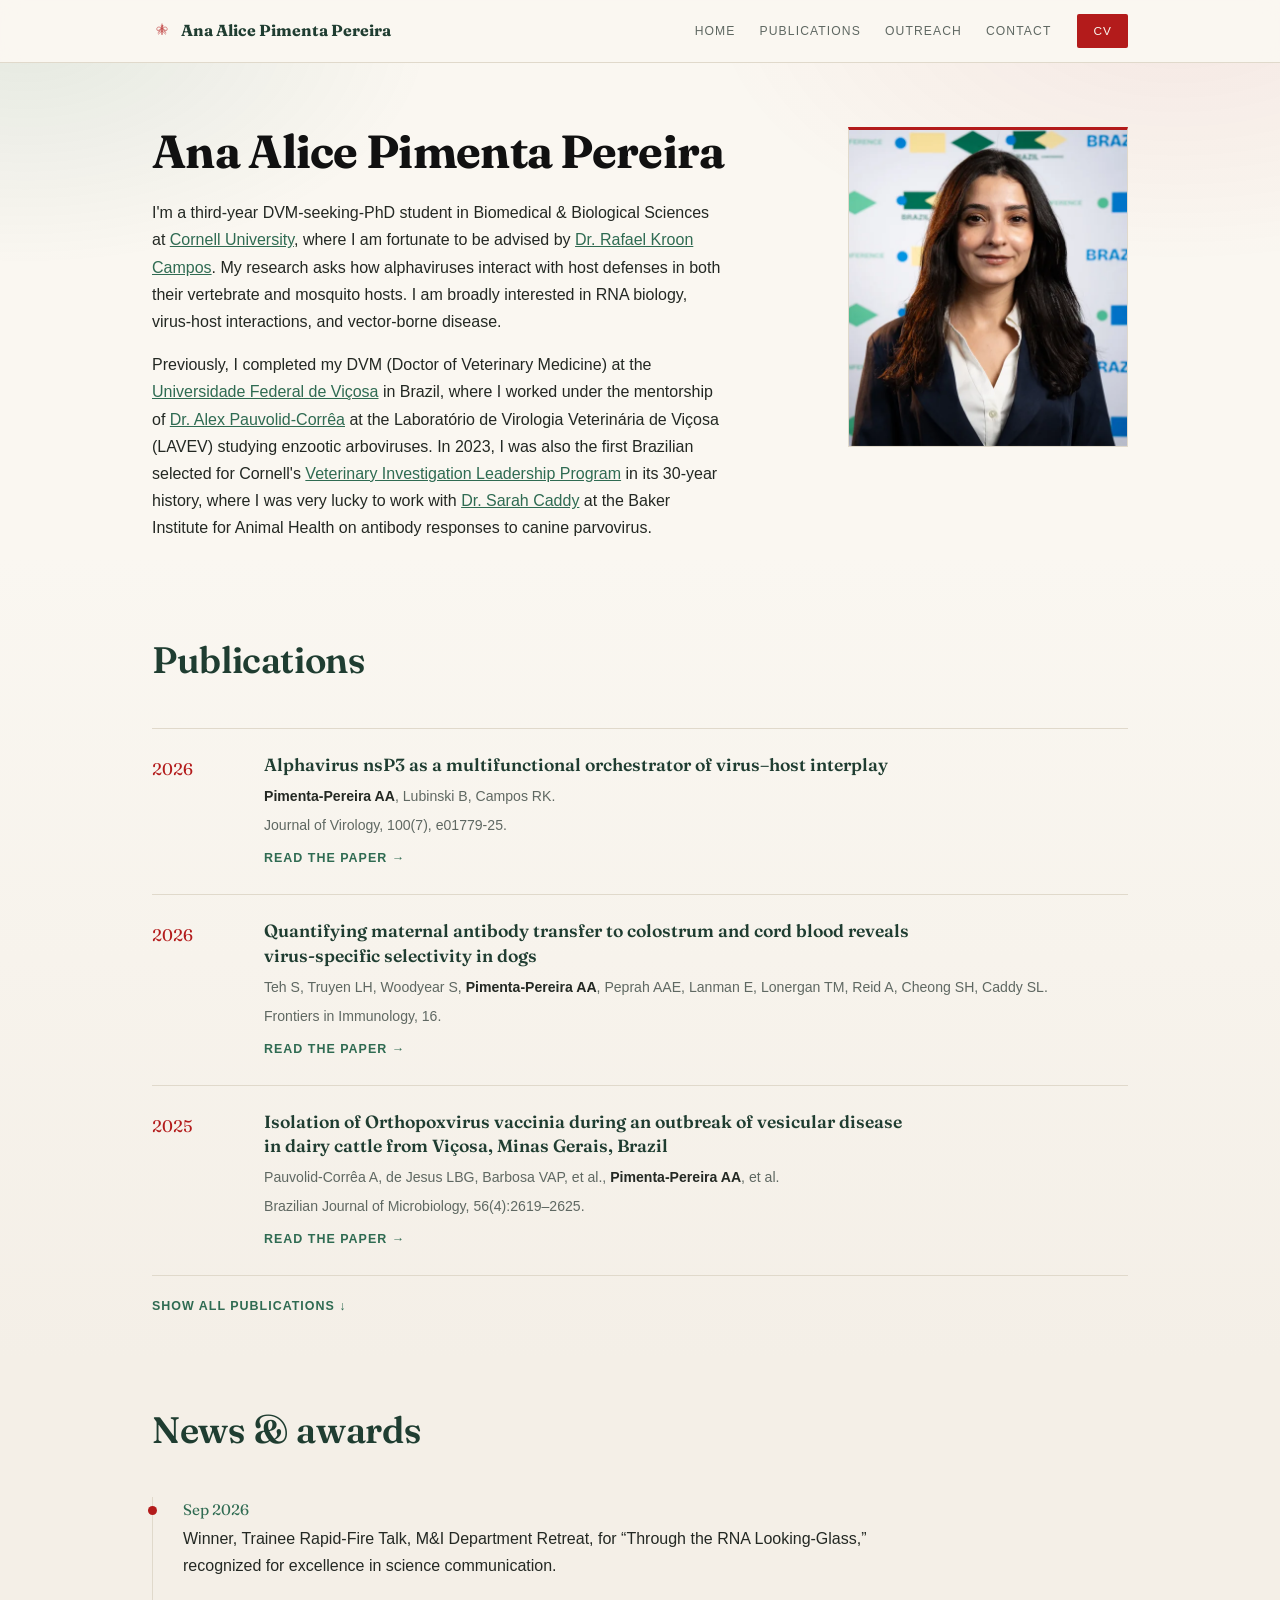
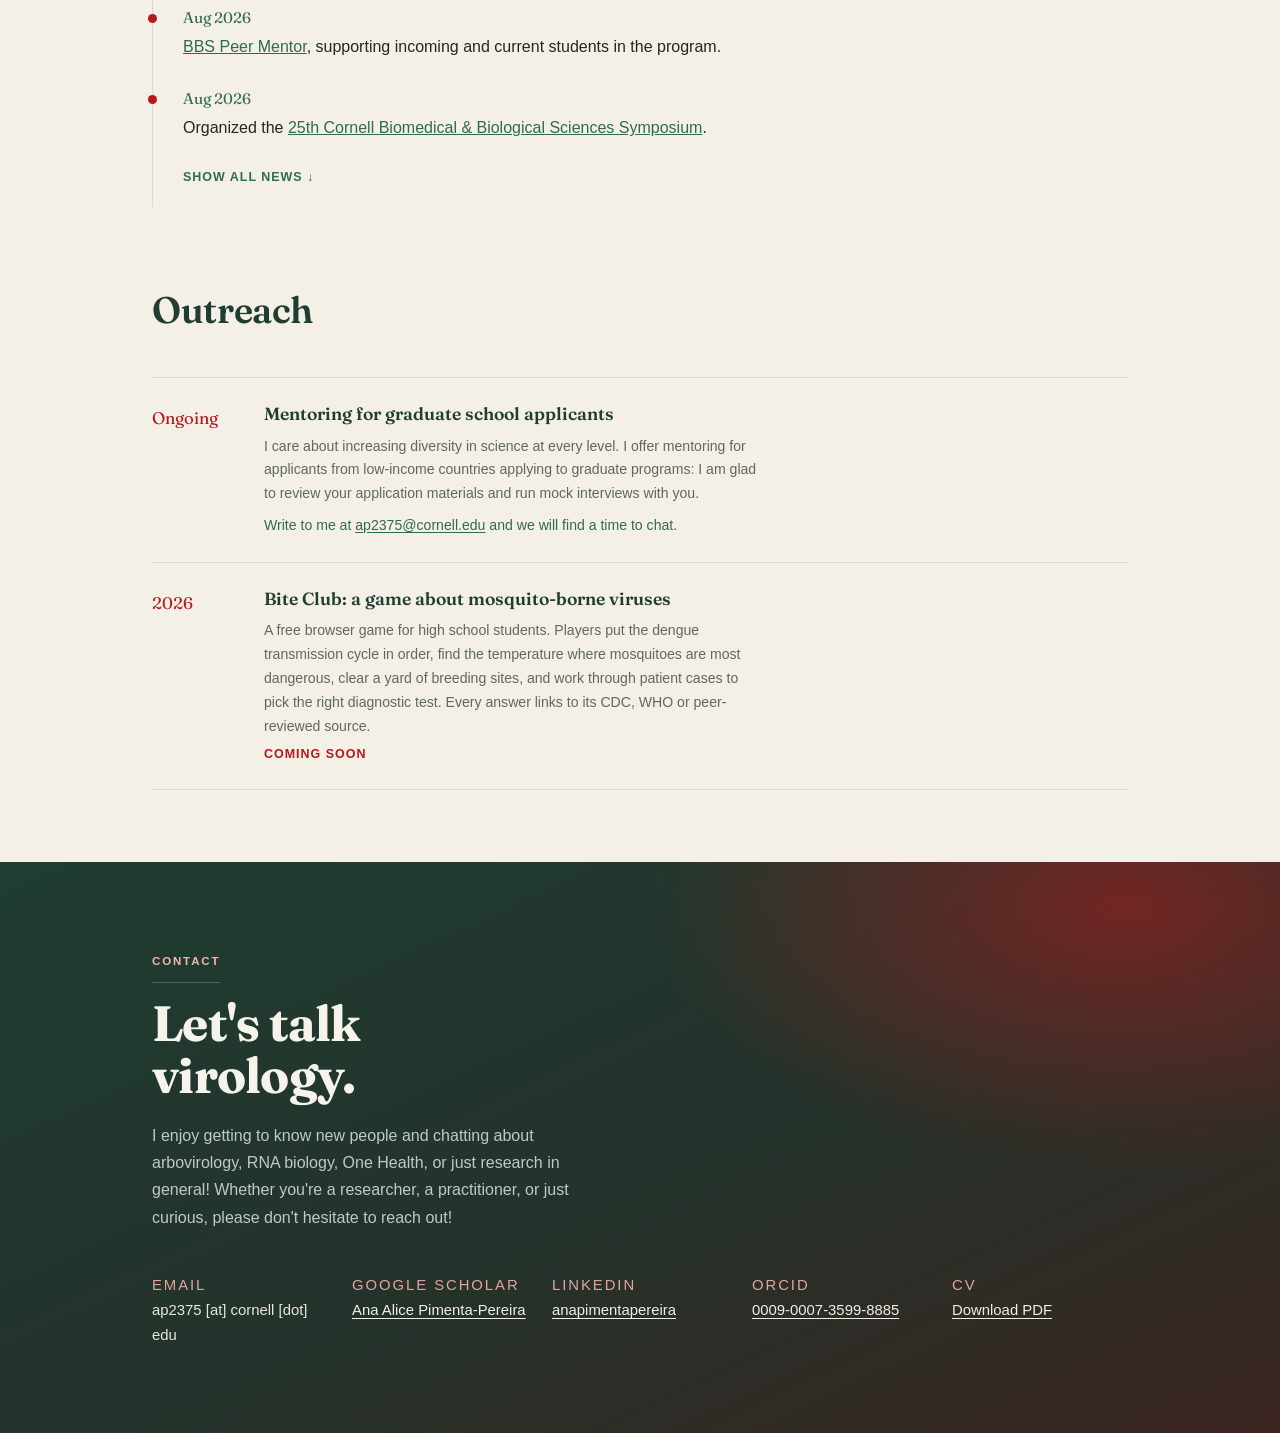
<file: index.html>
<!DOCTYPE html>
<html lang="en">
<head>
<meta charset="UTF-8">
<meta name="viewport" content="width=device-width, initial-scale=1.0">
<title>Ana Alice Pimenta Pereira — Virology &amp; Epitranscriptomics, Cornell University</title>
<meta name="description" content="Ana Alice Pimenta Pereira (Pimenta-Pereira AA) is a PhD candidate in Biomedical &amp; Biological Sciences at Cornell University, studying how alphaviruses interact with host defenses in vertebrate and mosquito hosts.">
<link rel="canonical" href="https://anapimentapereira.com/">

<meta property="og:type" content="profile">
<meta property="og:site_name" content="Ana Alice Pimenta Pereira">
<meta property="og:url" content="https://anapimentapereira.com/">
<meta property="og:title" content="Ana Alice Pimenta Pereira — Virology &amp; Epitranscriptomics, Cornell University">
<meta property="og:description" content="PhD candidate at Cornell studying how alphaviruses interact with host defenses in vertebrate and mosquito hosts.">
<meta property="og:image" content="https://anapimentapereira.com/og-image.jpg">
<meta property="og:image:width" content="1200">
<meta property="og:image:height" content="630">
<meta property="og:image:alt" content="Ana Alice Pimenta Pereira, PhD candidate in Biomedical &amp; Biological Sciences at Cornell University">
<meta property="og:locale" content="en_US">
<meta name="twitter:card" content="summary_large_image">
<meta name="twitter:title" content="Ana Alice Pimenta Pereira — Virology &amp; Epitranscriptomics">
<meta name="twitter:description" content="PhD candidate at Cornell studying how alphaviruses interact with host defenses in vertebrate and mosquito hosts.">
<meta name="twitter:image" content="https://anapimentapereira.com/og-image.jpg">

<link rel="icon" href="favicon.svg" type="image/svg+xml">
<link rel="apple-touch-icon" href="profile.jpg">

<link rel="preconnect" href="https://fonts.googleapis.com">
<link rel="preconnect" href="https://fonts.gstatic.com" crossorigin>
<link href="https://fonts.googleapis.com/css2?family=Fraunces:ital,opsz,wght@0,9..144,400;0,9..144,600;0,9..144,700;1,9..144,500&display=swap" rel="stylesheet">
<link rel="stylesheet" href="styles.css">

<script type="application/ld+json">
{
  "@context": "https://schema.org",
  "@type": "Person",
  "name": "Ana Alice Pimenta Pereira",
  "givenName": "Ana Alice",
  "familyName": "Pimenta Pereira",
  "alternateName": [
    "Ana Alice Pimenta-Pereira",
    "Pimenta-Pereira AA",
    "Ana Alice Pereira",
    "Ana Pimenta Pereira",
    "Ana Pereira",
    "Ana Pimenta",
    "A. A. Pimenta-Pereira"
  ],
  "url": "https://anapimentapereira.com/",
  "image": "https://anapimentapereira.com/og-image.jpg",
  "jobTitle": "PhD Candidate, Biomedical & Biological Sciences",
  "description": "PhD candidate at Cornell University studying how alphaviruses interact with host defenses in vertebrate and mosquito hosts.",
  "worksFor": {
    "@type": "CollegeOrUniversity",
    "name": "Cornell University",
    "url": "https://www.cornell.edu/"
  },
  "affiliation": {
    "@type": "CollegeOrUniversity",
    "name": "Cornell University College of Veterinary Medicine",
    "url": "https://www.vet.cornell.edu/"
  },
  "alumniOf": {
    "@type": "CollegeOrUniversity",
    "name": "Universidade Federal de Viçosa",
    "url": "https://www.ufv.br/"
  },
  "knowsAbout": [
    "Virology",
    "Alphavirus",
    "Arbovirus",
    "Epitranscriptomics",
    "RNA biology",
    "Virus-host interactions",
    "Veterinary medicine",
    "One Health",
    "Immunology"
  ],
  "identifier": {
    "@type": "PropertyValue",
    "propertyID": "ORCID",
    "value": "https://orcid.org/0009-0007-3599-8885"
  },
  "sameAs": [
    "https://orcid.org/0009-0007-3599-8885",
    "https://scholar.google.com/citations?user=SlJx-n8AAAAJ&hl=en",
    "https://www.linkedin.com/in/anapimentapereira/"
  ]
}
</script>
</head>
<body>

<svg width="0" height="0" style="position:absolute" aria-hidden="true">
  <symbol id="mosquito" viewBox="0 0 120 90">
    <path d="M60,9 L60,2" />
    <circle cx="60" cy="14" r="5" />
    <path d="M60,19 C56,30 56,55 60,68 C64,55 64,30 60,19 Z" />
    <path d="M55,25 C35,15 25,25 30,40 C38,45 50,38 55,28 Z" />
    <path d="M65,25 C85,15 95,25 90,40 C82,45 70,38 65,28 Z" />
    <path d="M58,30 L40,45 M58,38 L36,55 M58,46 L38,64" />
    <path d="M62,30 L80,45 M62,38 L84,55 M62,46 L82,64" />
  </symbol>
</svg>

<header class="nav">
  <div class="nav-inner">
    <a class="brand" href="#top">
      <svg class="brand-mark" width="20" height="16" aria-hidden="true"><use href="#mosquito"/></svg>
      Ana Alice Pimenta Pereira
    </a>
    <nav class="nav-links">
      <a href="#top">Home</a>
      <a href="#publications">Publications</a>
      <a href="#outreach">Outreach</a>
      <a href="#contact">Contact</a>
    </nav>
    <a class="nav-cv" href="cv.pdf" target="_blank" rel="noopener">CV</a>
  </div>
</header>

<main id="top">

  <section class="intro">
    <div class="wrap intro-grid">
      <div class="intro-text">
        <h1>Ana Alice Pimenta Pereira</h1>
        <p>
          I'm a third-year DVM-seeking-PhD student in Biomedical &amp; Biological Sciences at
          <a href="https://www.cornell.edu/" target="_blank" rel="noopener">Cornell University</a>,
          where I am fortunate to be advised by
          <a href="https://krooncamposlab.com/" target="_blank" rel="noopener">Dr.&nbsp;Rafael Kroon Campos</a>.
          My research asks how alphaviruses interact with host defenses in both their vertebrate
          and mosquito hosts. I am broadly interested in RNA biology, virus-host
          interactions, and vector-borne disease.
        </p>
        <p>
          Previously, I completed my DVM (Doctor of Veterinary Medicine) at the
          <a href="https://www.ufv.br/international-students/" target="_blank" rel="noopener">Universidade Federal de Vi&ccedil;osa</a>
          in Brazil, where I worked under the mentorship of
          <a href="https://posvet.ufv.br/orientadores/alex-pauvolid-correa/" target="_blank" rel="noopener">Dr.&nbsp;Alex Pauvolid-Corr&ecirc;a</a>
          at the Laborat&oacute;rio de Virologia Veterin&aacute;ria
          de Vi&ccedil;osa (LAVEV) studying enzootic arboviruses. In 2023, I was also the first Brazilian
          selected for Cornell's
          <a href="https://www.vet.cornell.edu/education/other-educational-opportunities/veterinary-investigation-leadership-program-vilp" target="_blank" rel="noopener">Veterinary Investigation Leadership Program</a>
          in its 30-year history, where I was very lucky to work with
          <a href="https://www.caddylab.org/" target="_blank" rel="noopener">Dr.&nbsp;Sarah Caddy</a>
          at the Baker Institute for Animal Health on antibody responses to canine parvovirus.
        </p>
      </div>
      <picture>
        <source srcset="profile.webp" type="image/webp">
        <img class="intro-photo" src="profile.jpg" width="280" height="320"
             alt="Ana Alice Pimenta Pereira, PhD candidate in Biomedical &amp; Biological Sciences at Cornell University">
      </picture>
    </div>
  </section>

  <section id="publications" class="pubs">
    <div class="wrap">
      <h2 class="section-title">Publications</h2>

      <article class="pub">
        <div class="pub-year">2026</div>
        <div class="pub-main">
          <h3>Alphavirus nsP3 as a multifunctional orchestrator of virus&ndash;host interplay</h3>
          <p class="pub-authors"><strong>Pimenta-Pereira AA</strong>, Lubinski B, Campos RK.</p>
          <p class="pub-venue">Journal of Virology, 100(7), e01779-25.</p>
          <a href="https://doi.org/10.1128/jvi.01779-25" target="_blank" rel="noopener">Read the paper &rarr;</a>
        </div>
      </article>

      <article class="pub">
        <div class="pub-year">2026</div>
        <div class="pub-main">
          <h3>Quantifying maternal antibody transfer to colostrum and cord blood reveals virus-specific selectivity in dogs</h3>
          <p class="pub-authors">Teh S, Truyen LH, Woodyear S, <strong>Pimenta-Pereira AA</strong>, Peprah AAE, Lanman E, Lonergan TM, Reid A, Cheong SH, Caddy SL.</p>
          <p class="pub-venue">Frontiers in Immunology, 16.</p>
          <a href="https://doi.org/10.3389/fimmu.2025.1753521" target="_blank" rel="noopener">Read the paper &rarr;</a>
        </div>
      </article>

      <article class="pub">
        <div class="pub-year">2025</div>
        <div class="pub-main">
          <h3>Isolation of Orthopoxvirus vaccinia during an outbreak of vesicular disease in dairy cattle from Vi&ccedil;osa, Minas Gerais, Brazil</h3>
          <p class="pub-authors">Pauvolid-Corr&ecirc;a A, de Jesus LBG, Barbosa VAP, et al., <strong>Pimenta-Pereira AA</strong>, et al.</p>
          <p class="pub-venue">Brazilian Journal of Microbiology, 56(4):2619&ndash;2625.</p>
          <a href="https://doi.org/10.1007/s42770-025-01719-5" target="_blank" rel="noopener">Read the paper &rarr;</a>
        </div>
      </article>

      <details class="pub-more">
        <summary></summary>
        <article class="pub">
          <div class="pub-year">2017</div>
          <div class="pub-main">
            <h3>Produ&ccedil;&atilde;o de tinta &agrave; base de di&oacute;xido de tit&acirc;nio capaz de transformar gases poluentes em gases inofensivos</h3>
            <p class="pub-authors">Pereira AAP, Duarte AA, Ramos APC.</p>
            <p class="pub-venue">Faculdade ASA, v.I, n.26, p.159&ndash;172.</p>
          </div>
        </article>
      </details>
    </div>
  </section>

  <section id="awards" class="awards">
    <div class="wrap">
      <h2 class="section-title">News &amp; awards</h2>
      <ol class="award-list">
        <li><time>Sep 2026</time><p>Winner, Trainee Rapid-Fire Talk, M&amp;I Department Retreat, for &ldquo;Through the RNA Looking-Glass,&rdquo; recognized for excellence in science communication.</p></li>
        <li><time>Aug 2026</time><p><a href="https://www.vet.cornell.edu/education/biomedical-biological-sciences-bbs-phd-program/current-students/bbs-student-groups/peer-mentors" target="_blank" rel="noopener">BBS Peer Mentor</a>, supporting incoming and current students in the program.</p></li>
        <li><time>Aug 2026</time><p>Organized the <a href="https://www.vet.cornell.edu/education/biomedical-biological-sciences-bbs-phd-program/current-students/events/bbs-symposium-august-19-2026" target="_blank" rel="noopener">25th Cornell Biomedical &amp; Biological Sciences Symposium</a>.</p></li>
      </ol>
      <details class="news-more">
        <summary></summary>
        <ol class="award-list">
          <li><time>2026</time><p>Member, BBS Graduate Student Society (GSS), Cornell.</p></li>
          <li><time>2025&ndash;2026</time><p>Event Organizer, Social Impact Researchers Award, <a href="https://www.brazilconference.org/" target="_blank" rel="noopener">Brazil Conference at Harvard &amp; MIT</a>.</p></li>
          <li><time>2025</time><p>Invited talk, International Veterinary Students&rsquo; Association (IVSA), on international careers in veterinary medicine.</p></li>
          <li><time>2024</time><p>Invited talk, Universidade Estadual do Maranh&atilde;o (UEMA), on internship opportunities abroad for veterinary students.</p></li>
          <li><time>2023</time><p>Best Poster Presentation Award, 34th Brazilian Congress of Virology.</p></li>
          <li><time>2023</time><p>Cornell Richard P. Riney Canine Health Center Award.</p></li>
          <li><time>2023</time><p>PIBIC/CNPq research funding award.</p></li>
        </ol>
      </details>
    </div>
  </section>

  <section id="outreach" class="outreach">
    <div class="wrap">
      <h2 class="section-title">Outreach</h2>
      <article class="pub">
        <div class="pub-year">Ongoing</div>
        <div class="pub-main">
          <h3>Mentoring for graduate school applicants</h3>
          <p class="pub-venue">I care about increasing diversity in science at every level. I offer mentoring for applicants from low-income countries applying to graduate programs: I am glad to review your application materials and run mock interviews with you.</p>
          <p class="pub-contact">Write to me at <a href="mailto:ap2375@cornell.edu">ap2375@cornell.edu</a> and we will find a time to chat.</p>
        </div>
      </article>

      <article class="pub">
        <div class="pub-year">2026</div>
        <div class="pub-main">
          <h3>Bite Club: a game about mosquito-borne viruses</h3>
          <p class="pub-venue">A free browser game for high school students. Players put the dengue transmission cycle in order, find the temperature where mosquitoes are most dangerous, clear a yard of breeding sites, and work through patient cases to pick the right diagnostic test. Every answer links to its CDC, WHO or peer-reviewed source.</p>
          <p class="pub-soon">Coming soon</p>
        </div>
      </article>
    </div>
  </section>

  <section id="contact" class="contact">
    <div class="wrap">
      <p class="section-label light">Contact</p>
      <h2 class="contact-title">Let's talk<br>virology.</h2>
      <p class="contact-lead">
        I enjoy getting to know new people and chatting about arbovirology, RNA biology,
        One Health, or just research in general! Whether you're a researcher, a practitioner,
        or just curious, please don't hesitate to reach&nbsp;out!
      </p>
      <div class="contact-grid">
        <div>
          <p class="contact-label">Email</p>
          <p>ap2375 [at] cornell [dot] edu</p>
        </div>
        <div>
          <p class="contact-label">Google Scholar</p>
          <p><a href="https://scholar.google.com/citations?user=SlJx-n8AAAAJ&hl=en" target="_blank" rel="noopener">Ana Alice Pimenta-Pereira</a></p>
        </div>
        <div>
          <p class="contact-label">LinkedIn</p>
          <p><a href="https://www.linkedin.com/in/anapimentapereira/" target="_blank" rel="noopener">anapimentapereira</a></p>
        </div>
        <div>
          <p class="contact-label">ORCID</p>
          <p><a href="https://orcid.org/0009-0007-3599-8885" target="_blank" rel="noopener">0009-0007-3599-8885</a></p>
        </div>
        <div>
          <p class="contact-label">CV</p>
          <p><a href="cv.pdf" target="_blank" rel="noopener">Download PDF</a></p>
        </div>
      </div>
    </div>
  </section>

</main>

<script>
  (function () {
    if (window.matchMedia('(prefers-reduced-motion: reduce)').matches) return;
    // only the always-visible items; ones inside <details> would flash blank on expand
    var targets = document.querySelectorAll('.pubs .wrap > .pub, .awards .wrap > .award-list li');
    targets.forEach(function (el) { el.classList.add('reveal'); });
    var io = new IntersectionObserver(function (entries) {
      entries.forEach(function (e) {
        // reveal once visible, or if it sits at/above the fold (e.g. after an anchor jump)
        if (e.isIntersecting || e.boundingClientRect.top < window.innerHeight) {
          e.target.classList.add('in');
          io.unobserve(e.target);
        }
      });
    }, { threshold: 0.12 });
    targets.forEach(function (el) { io.observe(el); });
  })();
</script>

</body>
</html>
</file>
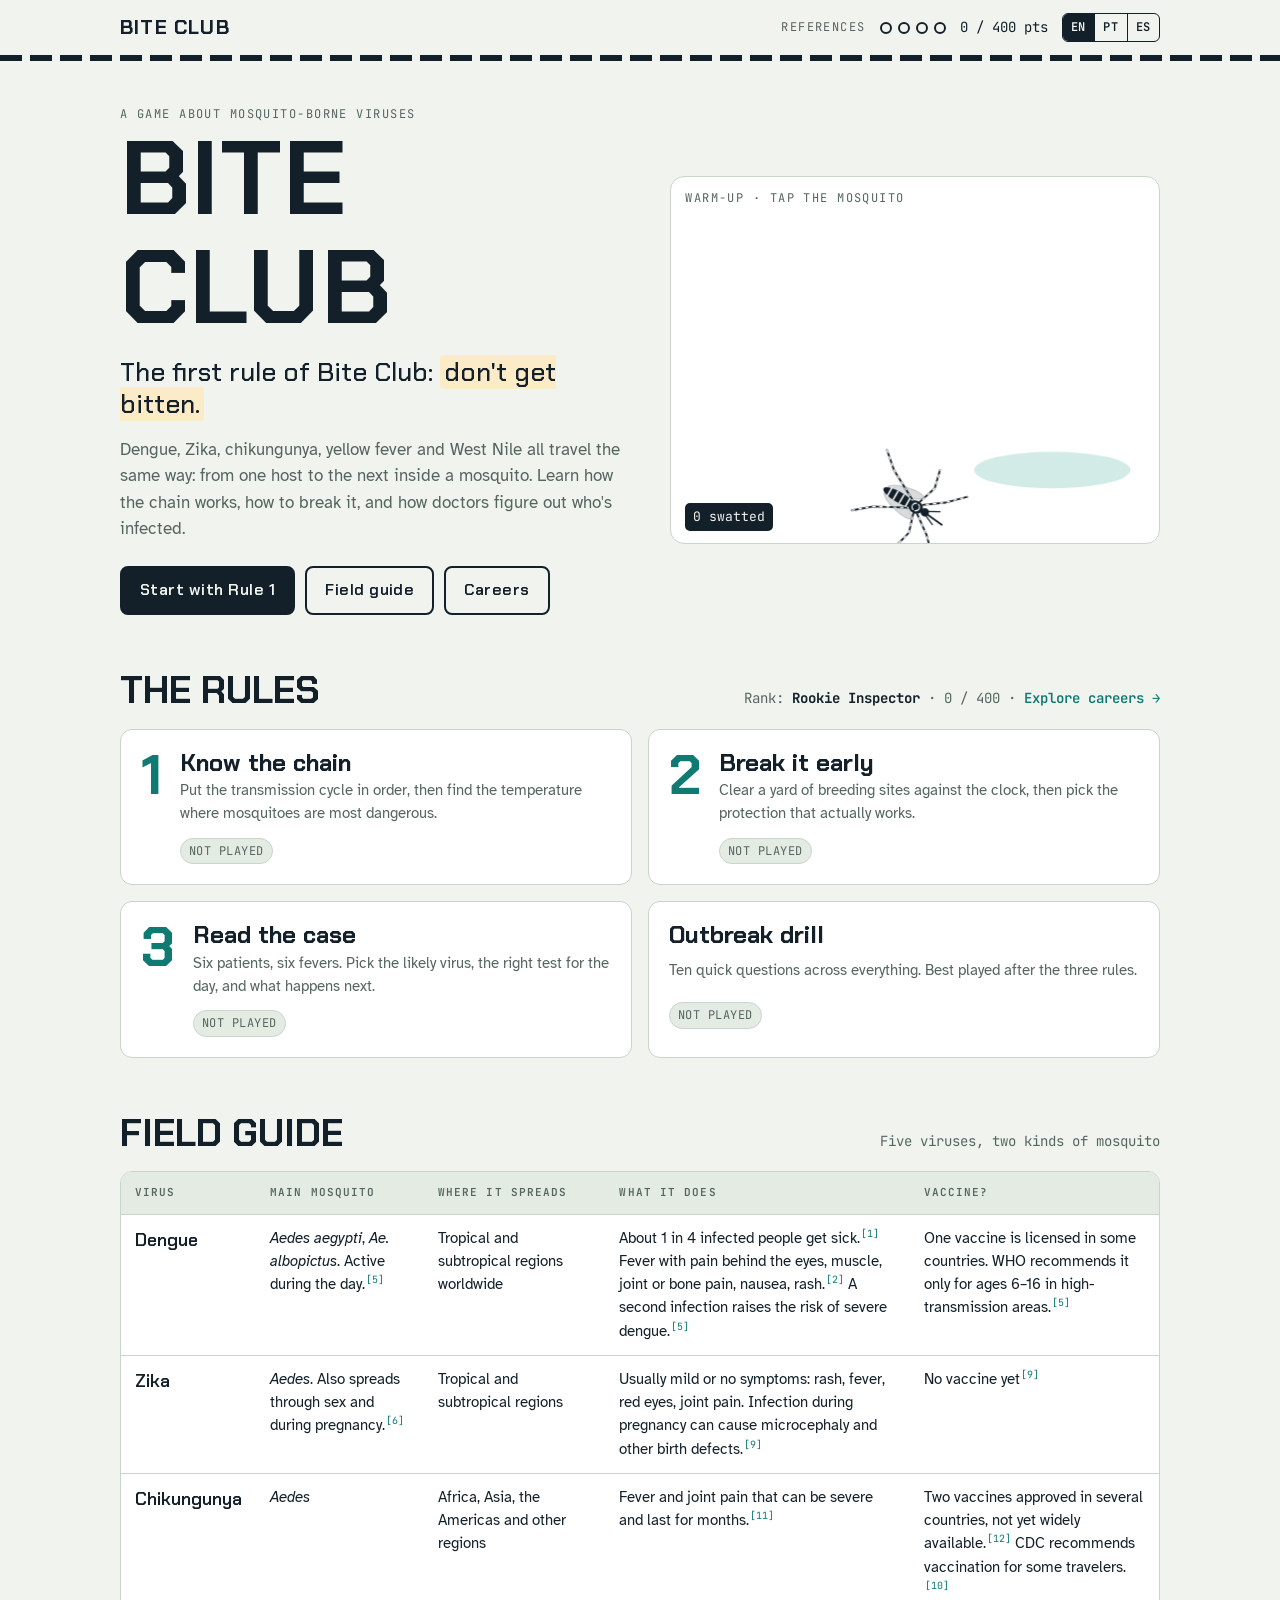
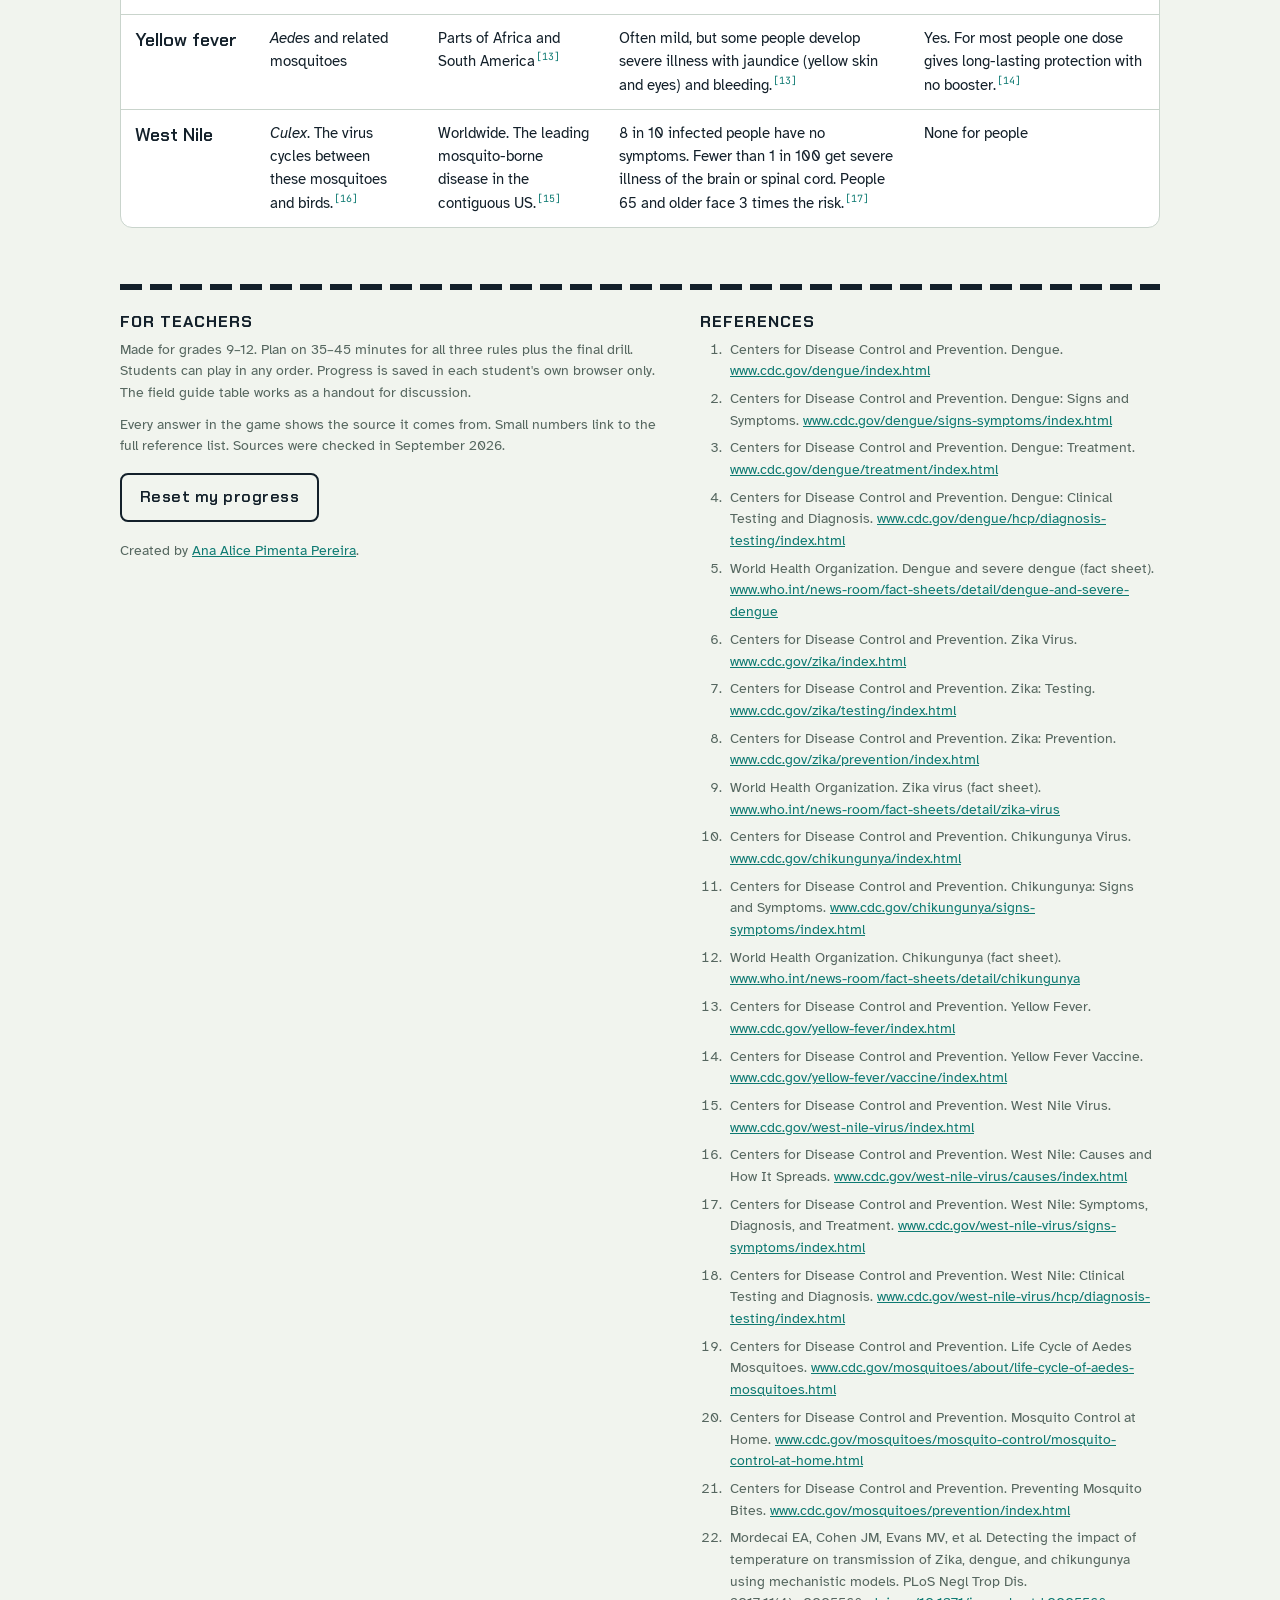
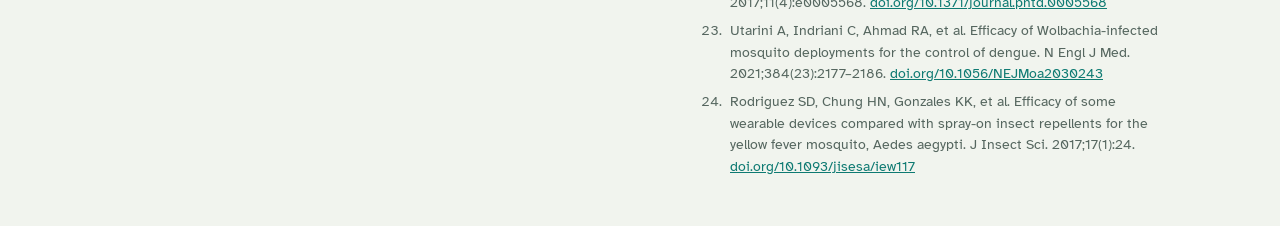
<file: bite-club/index.html>
<!doctype html>
<html lang="en">
<head>
<meta charset="utf-8">
<meta name="viewport" content="width=device-width, initial-scale=1, viewport-fit=cover">
<meta name="description" content="Bite Club: a game for high school students about mosquito-borne viruses, how they spread, how to prevent them, and how they are diagnosed.">
<title>Bite Club</title>
<meta name="robots" content="noindex, nofollow">
<meta name="author" content="Ana Alice Pimenta Pereira">
<link rel="canonical" href="https://anapimentapereira.com/bite-club/">
<link rel="icon" href="../favicon.svg" type="image/svg+xml">
<meta property="og:type" content="website">
<meta property="og:site_name" content="Ana Alice Pimenta Pereira">
<meta property="og:url" content="https://anapimentapereira.com/bite-club/">
<meta property="og:title" content="Bite Club">
<meta property="og:description" content="A free game for high school students about how mosquitoes spread viruses, how to prevent bites, and how infections are diagnosed.">
<meta name="twitter:card" content="summary">

<link rel="preconnect" href="https://fonts.googleapis.com">
<link rel="preconnect" href="https://fonts.gstatic.com" crossorigin>
<link rel="stylesheet" href="https://fonts.googleapis.com/css2?family=Atkinson+Hyperlegible:ital,wght@0,400;0,700;1,400&family=Chakra+Petch:wght@500;600;700&family=JetBrains+Mono:wght@400;600&display=swap">
<style>
:root{
  --bg:#F1F4EE; --surface:#FFFFFF; --surface-2:#E4EBE3; --ink:#13202A; --muted:#55665F; --line:#C9D4CC;
  --water:#0E7A72; --water-soft:#D2EBE7; --amber:#B97C07; --amber-fill:#E9A21B; --amber-soft:#FBEBC7;
  --bite:#C43A2F; --bite-soft:#F7DCD8; --good:#2A7F47; --good-soft:#D8EFDF;
  --wing:rgba(19,32,42,.16); --band:#FFFFFF;
  --f-display:"Chakra Petch","Arial Narrow",system-ui,sans-serif;
  --f-body:"Atkinson Hyperlegible",system-ui,-apple-system,"Segoe UI",Roboto,sans-serif;
  --f-mono:"JetBrains Mono",ui-monospace,SFMono-Regular,Menlo,monospace;
}
@media (prefers-color-scheme:dark){
  :root:not([data-theme="light"]){
    color-scheme:dark;
    --bg:#0D1513; --surface:#15201D; --surface-2:#1C2A26; --ink:#E4EDE8; --muted:#93A7A0; --line:#2B3B36;
    --water:#3BC0B2; --water-soft:#12393A; --amber:#F2BE4A; --amber-fill:#F2BE4A; --amber-soft:#3A2E12;
    --bite:#F0705F; --bite-soft:#3E1C18; --good:#5CCB7F; --good-soft:#16331F;
    --wing:rgba(228,237,232,.18); --band:#0D1513;
  }
}
:root[data-theme="dark"]{
  color-scheme:dark;
  --bg:#0D1513; --surface:#15201D; --surface-2:#1C2A26; --ink:#E4EDE8; --muted:#93A7A0; --line:#2B3B36;
  --water:#3BC0B2; --water-soft:#12393A; --amber:#F2BE4A; --amber-fill:#F2BE4A; --amber-soft:#3A2E12;
  --bite:#F0705F; --bite-soft:#3E1C18; --good:#5CCB7F; --good-soft:#16331F;
  --wing:rgba(228,237,232,.18); --band:#0D1513;
}
*{box-sizing:border-box}
[hidden]{display:none!important}
html{-webkit-text-size-adjust:100%}
body{margin:0;background:var(--bg);color:var(--ink);font-family:var(--f-body);font-size:17px;line-height:1.55}
h1,h2,h3{font-family:var(--f-display);text-wrap:balance;margin:0;line-height:1.05}
p{margin:0}
a{color:var(--water)}
button{font:inherit;color:inherit}
:focus-visible{outline:3px solid var(--amber-fill);outline-offset:2px;border-radius:6px}
.wrap{max-width:1080px;margin:0 auto;padding-inline:20px}
@media (max-width:480px){.wrap{padding-inline:16px}}
.mono{font-family:var(--f-mono);font-variant-numeric:tabular-nums}
.eyebrow{font-family:var(--f-mono);font-size:12px;letter-spacing:.12em;text-transform:uppercase;color:var(--muted)}
.bands{height:6px;background:repeating-linear-gradient(90deg,var(--ink) 0 22px,transparent 22px 30px)}

/* top bar */
.topbar{position:sticky;top:env(safe-area-inset-top,0px);z-index:30;background:var(--bg)}
.topbar .wrap{display:flex;align-items:center;justify-content:space-between;gap:16px;padding-block:12px}
.brand{font-family:var(--f-display);font-weight:700;font-size:20px;letter-spacing:.06em;text-transform:uppercase;background:none;border:0;padding:0;cursor:pointer}
.hud{display:flex;align-items:center;gap:14px}
.pips{display:flex;gap:6px}
.pip{width:12px;height:12px;border-radius:50%;border:2px solid var(--ink)}
.pip.on{background:var(--ink)}
.total{font-family:var(--f-mono);font-size:14px;font-variant-numeric:tabular-nums}
.lang{display:inline-flex;border:1.5px solid var(--ink);border-radius:6px;overflow:hidden}
.lang button{border:0;background:transparent;color:var(--ink);font-family:var(--f-mono);font-size:12px;font-weight:600;letter-spacing:.06em;padding:4px 8px;cursor:pointer}
.lang button+button{border-left:1.5px solid var(--ink)}
.lang button:hover{background:var(--surface-2)}
.lang button[aria-pressed="true"]{background:var(--ink);color:var(--bg)}
@media (max-width:620px){.hud .reflink{display:none}}
@media (max-width:480px){.hud .total{display:none}}

/* buttons */
.btn{display:inline-flex;align-items:center;gap:8px;border:2px solid var(--ink);background:var(--ink);color:var(--bg);font-family:var(--f-display);font-weight:600;font-size:16px;letter-spacing:.03em;padding:10px 18px;border-radius:8px;cursor:pointer;text-decoration:none}
.btn:hover{filter:brightness(1.15)}
.btn.ghost{background:transparent;color:var(--ink)}
.btn.ghost:hover{background:var(--surface-2);filter:none}
.btn:disabled{opacity:.45;cursor:not-allowed}
.back{background:none;border:0;padding:6px 0;font-family:var(--f-mono);font-size:13px;letter-spacing:.06em;text-transform:uppercase;color:var(--muted);cursor:pointer}
.back:hover{color:var(--ink)}

/* hero */
.hero{display:grid;grid-template-columns:1.05fr 1fr;gap:36px;align-items:center;padding-block:44px 28px}
.hero h1{font-size:clamp(56px,9vw,104px);text-transform:uppercase;letter-spacing:.01em;font-weight:700}
.hero .rule1{font-family:var(--f-display);font-weight:500;font-size:clamp(20px,2.4vw,26px);margin-top:14px;line-height:1.25}
.hero .rule1 em{font-style:normal;background:var(--amber-soft);padding:0 4px;border-radius:3px}
.hero .lead{margin-top:16px;max-width:52ch;color:var(--muted)}
.hero .ctas{display:flex;flex-wrap:wrap;gap:10px;margin-top:24px}
.swat{position:relative;background:var(--surface);border:1px solid var(--line);border-radius:14px;aspect-ratio:4/3;max-width:100%;overflow:hidden;cursor:crosshair;touch-action:manipulation}
.swat canvas{position:absolute;inset:0;width:100%;height:100%;display:block}
.swat .cap{position:absolute;left:14px;right:14px;bottom:12px;display:flex;justify-content:space-between;align-items:flex-end;gap:12px;pointer-events:none}
.swat .cap .fact{font-size:14px;line-height:1.4;max-width:34ch;background:var(--surface);padding:6px 8px;border-radius:6px;border:1px solid var(--line)}
.swat .cap .fact:empty{display:none}
.swat .tag{position:absolute;left:14px;top:12px;pointer-events:none}
.swat .count{font-family:var(--f-mono);font-size:13px;background:var(--ink);color:var(--bg);padding:4px 8px;border-radius:5px;white-space:nowrap}
@media (max-width:820px){.hero{grid-template-columns:1fr;gap:24px;padding-block:28px 20px}}

/* rules grid */
.section{padding-block:28px}
.section-head{display:flex;align-items:baseline;justify-content:space-between;gap:16px;flex-wrap:wrap;margin-bottom:18px}
.section-head h2{font-size:clamp(28px,4vw,38px);text-transform:uppercase}
.rank{font-family:var(--f-mono);font-size:14px;color:var(--muted)}
.rank b{color:var(--ink)}
.rules{display:grid;grid-template-columns:repeat(2,1fr);gap:16px}
@media (max-width:700px){.rules{grid-template-columns:1fr}}
.rule{display:grid;grid-template-columns:auto 1fr;gap:4px 18px;text-align:left;background:var(--surface);border:1px solid var(--line);border-radius:12px;padding:20px;cursor:pointer;transition:transform .15s,border-color .15s}
.rule:hover{transform:translateY(-2px);border-color:var(--ink)}
.rule.no-num{grid-template-columns:1fr}
.rule .num{grid-row:1/span 3;font-family:var(--f-display);font-weight:700;font-size:56px;line-height:.9;color:var(--water)}
.rule h3{font-size:24px}
.rule p{color:var(--muted);font-size:15px}
.rule .status{display:flex;gap:8px;align-items:center;margin-top:8px;font-family:var(--f-mono);font-size:12px;letter-spacing:.06em;text-transform:uppercase}
.chip{display:inline-block;padding:3px 8px;border-radius:999px;border:1px solid var(--line);background:var(--surface-2);color:var(--muted);font-family:var(--f-mono);font-size:12px;letter-spacing:.04em;text-transform:uppercase}
.chip.done{background:var(--good-soft);border-color:var(--good);color:var(--good)}

/* field guide table */
.tablebox{overflow-x:auto;border:1px solid var(--line);border-radius:12px;background:var(--surface)}
table{border-collapse:collapse;width:100%;min-width:760px;font-size:15px}
th,td{text-align:left;vertical-align:top;padding:12px 14px;border-bottom:1px solid var(--line)}
tr:last-child td{border-bottom:0}
th{font-family:var(--f-mono);font-size:11px;letter-spacing:.1em;text-transform:uppercase;color:var(--muted);font-weight:600;background:var(--surface-2)}
td.v{font-family:var(--f-display);font-weight:600;font-size:18px;white-space:nowrap}
td i{font-style:italic}

/* mission views */
.mission{padding-block:22px 48px}
.mhead{display:grid;gap:10px;margin-block:8px 26px}
.mhead h2{font-size:clamp(34px,5.5vw,56px);text-transform:uppercase}
.mhead p{max-width:62ch;color:var(--muted)}
.part{background:var(--surface);border:1px solid var(--line);border-radius:14px;padding:22px;margin-bottom:20px}
@media (max-width:480px){.part{padding:16px}}
.part-head{display:flex;justify-content:space-between;align-items:baseline;gap:12px;flex-wrap:wrap;margin-bottom:6px}
.part h3{font-size:24px}
.part .sub{color:var(--muted);max-width:64ch;margin-bottom:16px}
.pts{font-family:var(--f-mono);font-size:13px;color:var(--muted)}
.pts b{color:var(--ink)}

/* cycle ordering */
.cyc{display:grid;grid-template-columns:1fr 1fr;gap:20px}
@media (max-width:760px){.cyc{grid-template-columns:1fr}}
.slots{list-style:none;margin:0;padding:0;display:grid;gap:8px;counter-reset:s}
.slot{display:grid;grid-template-columns:34px 1fr;gap:10px;align-items:center;min-height:54px;padding:8px 12px;border:2px dashed var(--line);border-radius:10px;font-size:15px}
.slot .n{font-family:var(--f-mono);font-weight:600;font-size:14px;width:28px;height:28px;border-radius:50%;display:grid;place-items:center;background:var(--surface-2);color:var(--muted)}
.slot.filled{border-style:solid;border-color:var(--water);background:var(--water-soft)}
.slot.filled .n{background:var(--water);color:var(--bg)}
.slot .tagline{display:block;font-family:var(--f-mono);font-size:11px;letter-spacing:.08em;text-transform:uppercase;color:var(--water)}
.slot.next{border-color:var(--ink)}
.pool{display:grid;gap:8px;align-content:start}
.card{text-align:left;padding:12px 14px;border:1px solid var(--line);border-radius:10px;background:var(--surface-2);cursor:pointer;font-size:15px;line-height:1.4}
.card:hover{border-color:var(--ink)}
.shake{animation:shake .35s}
@keyframes shake{0%,100%{transform:translateX(0)}25%{transform:translateX(-6px)}75%{transform:translateX(6px)}}
.loopnote{margin-top:12px;font-family:var(--f-mono);font-size:12px;color:var(--muted)}
.brackets{display:grid;grid-template-columns:repeat(2,1fr);gap:12px;margin-top:16px}
@media (max-width:600px){.brackets{grid-template-columns:1fr}}
.brk{padding:12px 14px;border-radius:10px;background:var(--surface-2);font-size:15px}
.brk b{font-family:var(--f-display);font-size:17px;display:block;margin-bottom:2px}

/* mcq */
.q-text{font-weight:700;font-size:18px;margin-bottom:12px;max-width:66ch}
.opts{display:grid;gap:8px}
.opt{display:grid;grid-template-columns:24px 1fr;gap:10px;align-items:start;text-align:left;padding:12px 14px;border:1px solid var(--line);border-radius:10px;background:var(--surface);cursor:pointer;font-size:16px;line-height:1.4}
.opt:hover:not(:disabled){border-color:var(--ink);background:var(--surface-2)}
.opt:disabled{cursor:default}
.opt-mark{width:22px;height:22px;border-radius:50%;border:2px solid var(--line);display:grid;place-items:center;font-family:var(--f-mono);font-size:13px;font-weight:600;margin-top:1px}
.opt.correct{border-color:var(--good);background:var(--good-soft)}
.opt.correct .opt-mark{border-color:var(--good);background:var(--good);color:var(--bg)}
.opt.correct .opt-mark::after{content:"✓"}
.opt.wrong{border-color:var(--bite);background:var(--bite-soft)}
.opt.wrong .opt-mark{border-color:var(--bite);background:var(--bite);color:var(--bg)}
.opt.wrong .opt-mark::after{content:"✕"}
.opt.sel .opt-mark{border-color:var(--ink);background:var(--ink)}
.opt.missed{border-style:dashed;border-color:var(--good)}
.opt .why{display:block;font-size:14px;color:var(--muted);margin-top:4px}
.fb{margin-top:12px;padding:12px 14px;border-radius:10px;font-size:15px;max-width:72ch}
.fb-good{background:var(--good-soft)}
.fb-bad{background:var(--bite-soft)}
.fb-info{background:var(--surface-2)}
.row{display:flex;flex-wrap:wrap;gap:10px;align-items:center;margin-top:16px}

/* temperature lab */
.lab{display:grid;grid-template-columns:1fr;gap:16px}
.slider-row{display:grid;grid-template-columns:auto 1fr auto;gap:14px;align-items:center}
.slider-row label{font-family:var(--f-mono);font-size:13px;color:var(--muted)}
.tempval{font-family:var(--f-display);font-weight:700;font-size:34px;min-width:4.2ch;text-align:right;font-variant-numeric:tabular-nums}
input[type=range]{width:100%;accent-color:var(--water);height:28px}
.stats{display:grid;grid-template-columns:repeat(3,1fr);gap:10px}
@media (max-width:600px){.stats{grid-template-columns:1fr}}
.stat{padding:12px 14px;border-radius:10px;background:var(--surface-2)}
.stat .k{font-size:13px;color:var(--muted);line-height:1.3}
.stat .val{font-family:var(--f-mono);font-size:26px;font-weight:600;margin-top:4px;font-variant-numeric:tabular-nums}
.stat.hot .val{color:var(--bite)}
.svgbox{overflow-x:auto}
.svgbox svg{display:block;width:100%;min-width:520px;height:auto}
svg .ax{fill:var(--muted);font-family:var(--f-mono);font-size:11px}
svg .axl{fill:var(--muted);font-family:var(--f-body);font-size:12px}
svg .grid{stroke:var(--line);stroke-width:1}
svg .ink{fill:var(--ink)}
.note{font-size:13px;color:var(--muted);max-width:72ch}

/* yard game */
.yard-hud{display:grid;grid-template-columns:repeat(3,1fr);gap:10px;margin-bottom:14px}
.yard-hud .stat .val{font-size:24px}
.yard-wrap{position:relative}
.yard{display:grid;grid-template-columns:repeat(4,1fr);gap:10px;padding:12px;border-radius:12px;background:var(--surface-2)}
@media (max-width:760px){.yard{grid-template-columns:repeat(3,1fr)}}
@media (max-width:480px){.yard{grid-template-columns:repeat(2,1fr)}}
.tile{display:grid;justify-items:center;gap:6px;padding:14px 8px 12px;border:1px solid var(--line);border-radius:10px;background:var(--surface);cursor:pointer;font-size:14px;line-height:1.25;text-align:center;min-height:120px;position:relative}
.tile:hover:not(:disabled){border-color:var(--ink)}
.tile:disabled{cursor:default}
.tile svg{width:52px;height:52px;color:var(--ink)}
.tile svg .s{fill:none;stroke:currentColor;stroke-width:2.2;stroke-linecap:round;stroke-linejoin:round}
.tile svg .w,.tile svg .wk{fill:var(--water);opacity:.6;stroke:none;transition:opacity .3s}
.tile.tipped{background:var(--good-soft);border-color:var(--good)}
.tile.tipped svg .w{opacity:0}
.tile.oops{background:var(--bite-soft);border-color:var(--bite)}
.tile .flag{position:absolute;top:6px;right:6px}
.tile .flag:empty{display:none}
.yard-cover{position:absolute;inset:0;display:grid;place-items:center;background:color-mix(in srgb,var(--bg) 78%,transparent);border-radius:12px;padding:16px;text-align:center}
.yard-cover .box{display:grid;gap:12px;justify-items:center;max-width:44ch}
.results{display:grid;gap:8px;margin-top:14px}
.res{display:grid;grid-template-columns:auto 1fr;gap:10px;align-items:start;font-size:15px;padding:10px 12px;border-radius:8px;background:var(--surface-2)}
.res b{font-family:var(--f-display)}

/* scenarios */
.scen-top{display:flex;justify-content:space-between;gap:12px;align-items:baseline;flex-wrap:wrap}
.scen-title{font-family:var(--f-display);font-weight:600;font-size:21px;margin:6px 0 12px;max-width:60ch;line-height:1.25}

/* diagnosis */
.dx-grid{display:grid;grid-template-columns:minmax(0,300px) minmax(0,1fr);gap:20px;align-items:start}
@media (max-width:820px){.dx-grid{grid-template-columns:1fr}}
.chart{border:1px solid var(--line);border-radius:10px;overflow:hidden;background:var(--surface)}
.chart .ch-head{padding:12px 14px;background:var(--ink);color:var(--bg)}
.chart .ch-head .who{font-family:var(--f-display);font-weight:600;font-size:20px}
.chart .ch-head .id{font-family:var(--f-mono);font-size:11px;letter-spacing:.1em;opacity:.8}
.chart dl{margin:0;display:grid;grid-template-columns:auto 1fr}
.chart dt,.chart dd{margin:0;padding:8px 14px;border-bottom:1px solid var(--line);font-size:14px}
.chart dt{font-family:var(--f-mono);font-size:11px;letter-spacing:.08em;text-transform:uppercase;color:var(--muted);padding-top:10px}
.chart dd{padding-left:0}
.chart .story{padding:12px 14px;font-size:15px}
.legend{display:flex;flex-wrap:wrap;gap:6px 16px;font-size:13px;color:var(--muted);margin-top:8px}
.legend span{display:inline-flex;align-items:center;gap:6px}
.legend i{width:14px;height:10px;border-radius:2px;display:inline-block}

/* final */
.qhead{display:flex;justify-content:space-between;gap:12px;align-items:center;margin-bottom:14px;flex-wrap:wrap}
.streak{font-family:var(--f-mono);font-size:13px;padding:4px 10px;border-radius:999px;background:var(--amber-soft);color:var(--ink)}
.bar{height:6px;border-radius:3px;background:var(--surface-2);overflow:hidden;margin-bottom:18px}
.bar i{display:block;height:100%;background:var(--water);transition:width .3s}
.bigscore{font-family:var(--f-display);font-weight:700;font-size:64px;line-height:1}

.done-banner{display:flex;flex-wrap:wrap;justify-content:space-between;align-items:center;gap:14px;padding:18px 20px;border-radius:14px;background:var(--ink);color:var(--bg)}
.done-banner h3{font-size:24px}
.done-banner .btn{background:var(--bg);color:var(--ink);border-color:var(--bg)}

.src{display:block;margin-top:8px;font-family:var(--f-mono);font-size:12px;letter-spacing:.02em;color:var(--muted);line-height:1.5}
.src a{color:inherit;text-decoration:underline;text-decoration-color:var(--water);text-underline-offset:2px}
.src a:hover{color:var(--water)}
.src .rn{color:var(--water);font-weight:600}
sup.cite{font-family:var(--f-mono);font-size:10px;line-height:0;margin-left:1px}
sup.cite a{color:var(--water);text-decoration:none}
sup.cite a:hover{text-decoration:underline}
.swat .cap .fact .src{margin-top:4px;font-size:11px}
.swat .cap .fact{pointer-events:auto}
.refs{margin:0;padding-left:26px;display:grid;gap:6px;font-size:14px}
.refs li{padding-left:4px;scroll-margin-top:90px}
.refs li:target{background:var(--amber-soft);border-radius:4px}
.refs a{word-break:break-word}
/* careers */
.rank a{color:var(--water);font-weight:600;text-decoration:none;white-space:nowrap}
.rank a:hover{text-decoration:underline}
.path{list-style:none;margin:0;padding:0;display:grid;grid-template-columns:repeat(4,1fr);gap:12px}
@media (max-width:860px){.path{grid-template-columns:repeat(2,1fr)}}
@media (max-width:480px){.path{grid-template-columns:1fr}}
.stage{display:grid;gap:6px;align-content:start;padding:16px;border:1px solid var(--line);border-radius:12px;background:var(--surface-2)}
.stage.here{border:2px solid var(--water);background:var(--water-soft)}
.stage .when{font-family:var(--f-mono);font-size:11px;letter-spacing:.08em;text-transform:uppercase;color:var(--muted)}
.stage .rn{font-family:var(--f-display);font-weight:700;font-size:21px;line-height:1.1}
.stage .range{font-family:var(--f-mono);font-size:12px;color:var(--water);font-variant-numeric:tabular-nums}
.stage p{font-size:15px;line-height:1.45}
.stage .chip{justify-self:start}
.careers{display:grid;grid-template-columns:repeat(2,1fr);gap:14px;margin-bottom:16px}
@media (max-width:700px){.careers{grid-template-columns:1fr}}
.career{display:grid;gap:8px;align-content:start;padding:18px 20px;border:1px solid var(--line);border-radius:12px;background:var(--surface)}
.career .chip{justify-self:start}
.career h3{font-size:22px}
.career p{font-size:15px;line-height:1.45}
.career .train{color:var(--muted);font-size:14px}
.career a{font-family:var(--f-mono);font-size:13px;color:var(--water)}
footer{padding-block:28px 48px;color:var(--muted);font-size:14px}
footer .cols{display:grid;grid-template-columns:1.2fr 1fr;gap:28px}
@media (max-width:760px){footer .cols{grid-template-columns:1fr}}
footer h3{font-size:16px;color:var(--ink);text-transform:uppercase;letter-spacing:.06em;margin-bottom:8px}
footer ul{margin:0;padding-left:18px;display:grid;gap:4px}

#toast{position:fixed;left:50%;bottom:calc(20px + env(safe-area-inset-bottom,0px));transform:translateX(-50%) translateY(20px);opacity:0;transition:all .25s;background:var(--ink);color:var(--bg);padding:10px 16px;border-radius:8px;font-size:15px;max-width:min(520px,calc(100% - 32px));z-index:50;pointer-events:none}
#toast.show{opacity:1;transform:translateX(-50%) translateY(0)}
@media (prefers-reduced-motion:reduce){*{animation:none!important;transition:none!important}}
</style>

</head>
<body>
<header class="topbar">
  <div class="wrap">
    <button class="brand" id="brand" type="button" aria-label="Bite Club home" data-i18n-aria="brand">Bite Club</button>
    <div class="hud">
      <a href="#refs" class="eyebrow reflink" style="text-decoration:none" data-i18n="refsLink">References</a>
      <div class="pips" id="pips" aria-label="Rules completed"></div>
      <span class="total" id="total">0 / 400 pts</span>
      <div class="lang" role="group" aria-label="Language" data-i18n-aria="lang"><button type="button" data-lang="en" lang="en">EN</button><button type="button" data-lang="pt" lang="pt-BR">PT</button><button type="button" data-lang="es" lang="es">ES</button></div>
    </div>
  </div>
  <div class="bands" aria-hidden="true"></div>
</header>

<main>
<!-- HUB -->
<section id="view-hub">
  <div class="wrap">
    <div class="hero">
      <div>
        <p class="eyebrow" data-i18n="h.eyebrow">A game about mosquito-borne viruses</p>
        <h1>Bite<br>Club</h1>
        <p class="rule1" data-i18n="h.rule1">The first rule of Bite Club: <em>don't get bitten.</em></p>
        <p class="lead" data-i18n="h.lead">Dengue, Zika, chikungunya, yellow fever and West Nile all travel the same way: from one host to the next inside a mosquito. Learn how the chain works, how to break it, and how doctors figure out who's infected.</p>
        <div class="ctas">
          <button class="btn" type="button" data-go="cycle" data-i18n="h.start">Start with Rule 1</button>
          <a class="btn ghost" href="#guide" data-i18n="h.guideBtn">Field guide</a>
          <button class="btn ghost" type="button" data-go="careers" data-i18n="h.careersBtn">Careers</button>
        </div>
      </div>
      <div class="swat" id="swat" data-i18n-aria="swat" role="img" aria-label="A mosquito flying around. Tap it to swat it and reveal a fact.">
        <canvas id="swatCanvas"></canvas>
        <div class="tag eyebrow" data-i18n="h.swatTag">Warm-up · tap the mosquito</div>
        <div class="cap"><p class="fact" id="swatFact" aria-live="polite"></p><span class="count" id="swatCount">0 swatted</span></div>
      </div>
    </div>
  </div>

  <div class="wrap section">
    <div class="section-head">
      <h2 data-i18n="rulesTitle">The rules</h2>
      <p class="rank" id="rankLine">Rank: <b>Rookie Inspector</b></p>
    </div>
    <div class="rules" id="rules"></div>
  </div>

  <div class="wrap section" id="guide">
    <div class="section-head"><h2 data-i18n="guideTitle">Field guide</h2><p class="rank" data-i18n="guideSub">Five viruses, two kinds of mosquito</p></div>
    <div class="tablebox">
      <table data-i18n="table">
        <thead><tr><th>Virus</th><th>Main mosquito</th><th>Where it spreads</th><th>What it does</th><th>Vaccine?</th></tr></thead>
        <tbody>
          <tr><td class="v">Dengue</td><td><i>Aedes aegypti</i>, <i>Ae. albopictus</i>. Active during the day.<sup class="cite" data-r="who-dengue"></sup></td><td>Tropical and subtropical regions worldwide</td><td>About 1 in 4 infected people get sick.<sup class="cite" data-r="cdc-dengue"></sup> Fever with pain behind the eyes, muscle, joint or bone pain, nausea, rash.<sup class="cite" data-r="cdc-dengue-sx"></sup> A second infection raises the risk of severe dengue.<sup class="cite" data-r="who-dengue"></sup></td><td>One vaccine is licensed in some countries. WHO recommends it only for ages 6–16 in high-transmission areas.<sup class="cite" data-r="who-dengue"></sup></td></tr>
          <tr><td class="v">Zika</td><td><i>Aedes</i>. Also spreads through sex and during pregnancy.<sup class="cite" data-r="cdc-zika"></sup></td><td>Tropical and subtropical regions</td><td>Usually mild or no symptoms: rash, fever, red eyes, joint pain. Infection during pregnancy can cause microcephaly and other birth defects.<sup class="cite" data-r="who-zika"></sup></td><td>No vaccine yet<sup class="cite" data-r="who-zika"></sup></td></tr>
          <tr><td class="v">Chikungunya</td><td><i>Aedes</i></td><td>Africa, Asia, the Americas and other regions</td><td>Fever and joint pain that can be severe and last for months.<sup class="cite" data-r="cdc-chik-sx"></sup></td><td>Two vaccines approved in several countries, not yet widely available.<sup class="cite" data-r="who-chik"></sup> CDC recommends vaccination for some travelers.<sup class="cite" data-r="cdc-chik"></sup></td></tr>
          <tr><td class="v">Yellow fever</td><td><i>Aedes</i> and related mosquitoes</td><td>Parts of Africa and South America<sup class="cite" data-r="cdc-yf"></sup></td><td>Often mild, but some people develop severe illness with jaundice (yellow skin and eyes) and bleeding.<sup class="cite" data-r="cdc-yf"></sup></td><td>Yes. For most people one dose gives long-lasting protection with no booster.<sup class="cite" data-r="cdc-yf-vax"></sup></td></tr>
          <tr><td class="v">West Nile</td><td><i>Culex</i>. The virus cycles between these mosquitoes and birds.<sup class="cite" data-r="cdc-wnv-cause"></sup></td><td>Worldwide. The leading mosquito-borne disease in the contiguous US.<sup class="cite" data-r="cdc-wnv"></sup></td><td>8 in 10 infected people have no symptoms. Fewer than 1 in 100 get severe illness of the brain or spinal cord. People 65 and older face 3 times the risk.<sup class="cite" data-r="cdc-wnv-sx"></sup></td><td>None for people</td></tr>
        </tbody>
      </table>
    </div>
  </div>
</section>

<!-- RULE 1: CYCLE -->
<section id="view-cycle" hidden>
  <div class="wrap mission">
    <button class="back" type="button" data-go="hub" data-i18n="back">← All rules</button>
    <div class="mhead">
      <p class="eyebrow" data-i18n="c.eyebrow">Rule 1 of 3 · The transmission cycle</p>
      <h2 data-i18n="c.title">Know the chain</h2>
      <p data-i18n="c.intro">A mosquito doesn't make viruses. It carries them from one infected person to the next. Every link in that chain takes time, and each one is a place where the chain can break.</p>
    </div>

    <div class="part">
      <div class="part-head"><h3 data-i18n="c.aTitle">Part A: Put the chain in order</h3><span class="pts" id="cyA-pts">up to <b>50</b> pts</span></div>
      <p class="sub" data-i18n="c.aSub">Dengue is spreading through a neighborhood. Tap the steps in the order they happen, starting with an infected person. Wrong picks cost points.</p>
      <div class="cyc">
        <ol class="slots" id="cy-slots"></ol>
        <div>
          <div class="pool" id="cy-pool"></div>
          <p class="loopnote" id="cy-loop" data-i18n="c.loop">After step 6 the chain loops back to step 1.</p>
        </div>
      </div>
      <div id="cy-after" hidden>
        <div class="brackets" data-i18n="c.brk">
          <div class="brk"><b>Extrinsic incubation period (steps 3–4)</b>The time inside the mosquito before it can pass the virus on. It often takes about a week, and it gets shorter as temperature rises (see Part C).<sup class="cite" data-r="cdc-wnv-cause"></sup><sup class="cite" data-r="mordecai"></sup></div>
          <div class="brk"><b>Intrinsic incubation period (step 6)</b>The time inside a person before they get sick. For dengue, usually 4 to 10 days.<sup class="cite" data-r="who-dengue"></sup></div>
        </div>
        <p class="src" data-src="who-dengue cdc-dengue-tx cdc-aedes"></p>
        <div class="row"><button class="btn ghost" type="button" id="cy-reset" data-i18n="c.replay">Replay Part A</button></div>
      </div>
    </div>

    <div class="part">
      <div class="part-head"><h3 data-i18n="c.bTitle">Part B: The dead end</h3><span class="pts" id="cyB-pts">up to <b>10</b> pts</span></div>
      <p class="sub" data-i18n="c.bSub">West Nile virus runs a different loop: <i>Culex</i> mosquitoes pass it between birds. People get bitten by accident.</p>
      <div id="cy-wnv"></div>
    </div>

    <div class="part">
      <div class="part-head"><h3 data-i18n="c.cTitle">Part C: Temperature lab</h3><span class="pts" id="cyC-pts">up to <b>40</b> pts</span></div>
      <p class="sub" data-i18n="c.cSub">An infected mosquito is only dangerous if it lives long enough to finish the extrinsic incubation period. Warmth speeds up the virus but also wears out the mosquito. Slide the temperature and find where an infected mosquito is most likely to become infectious. Then lock it in to reveal the full curve.</p>
      <div class="lab">
        <div class="slider-row">
          <label for="temp" id="t-min">64 °F</label>
          <input type="range" id="temp" min="18" max="36" step="0.5" value="22">
          <label for="temp" id="t-max">97 °F</label>
        </div>
        <div class="stats">
          <div class="stat"><div class="k" data-i18n="c.statTemp">Temperature</div><div class="val" id="t-val">71.6 °F</div></div>
          <div class="stat"><div class="k" data-i18n="c.statEip">Extrinsic incubation period</div><div class="val" id="t-eip">–</div></div>
          <div class="stat"><div class="k" data-i18n="c.statLife">Average mosquito lifespan</div><div class="val" id="t-life">–</div></div>
        </div>
        <div class="stat hot"><div class="k" data-i18n="c.statChance">Chance an infected mosquito lives long enough to become infectious</div><div class="val" id="t-chance">–</div></div>
        <div class="svgbox"><svg id="t-svg" data-i18n-aria="tsvg" viewBox="0 0 600 250" role="img" aria-label="Chart of transmission chance by temperature"></svg></div>
        <div class="row"><button class="btn" type="button" id="t-lock" data-i18n="c.lock">Lock in this temperature</button></div>
        <div id="t-fb"></div>
        <p class="note" data-i18n="c.note">This is a simplified teaching model for dengue in <i>Aedes aegypti</i>. Its shape follows real data: Mordecai et al. (2017) found that dengue, Zika and chikungunya spread between about 64 and 93 °F, with the most transmission between 79 and 84 °F. The exact numbers here are for illustration, not forecasting.</p>
        <p class="src" data-src="mordecai"></p>
      </div>
    </div>
    <div id="cy-done"></div>
  </div>
</section>

<!-- RULE 2: PREVENT -->
<section id="view-prevent" hidden>
  <div class="wrap mission">
    <button class="back" type="button" data-go="hub" data-i18n="back">← All rules</button>
    <div class="mhead">
      <p class="eyebrow" data-i18n="p.eyebrow">Rule 2 of 3 · Prevention</p>
      <h2 data-i18n="p.title">Break it early</h2>
      <p data-i18n="p.intro"><i>Aedes</i> females lay their eggs on the inside walls of containers, just above the water line. The eggs become adult mosquitoes in 7 to 10 days.<sup class="cite" data-r="cdc-aedes"></sup> Take away the water and you take away the next generation.</p>
    </div>

    <div class="part">
      <div class="part-head"><h3 data-i18n="p.aTitle">Part A: Tip &amp; Toss</h3><span class="pts" id="pvA-pts">up to <b>60</b> pts</span></div>
      <p class="sub" data-i18n="p.aSub">You have 40 seconds to clear this yard. Tap everything that's holding standing water. Every second a container stays wet, more mosquitoes hatch. Careful: some things are already safe, and tapping them wastes time.</p>
      <div class="yard-hud">
        <div class="stat"><div class="k" data-i18n="p.time">Time left</div><div class="val" id="yd-time">40.0 s</div></div>
        <div class="stat hot"><div class="k" data-i18n="p.hatched">Mosquitoes hatched</div><div class="val" id="yd-mosq">0</div></div>
        <div class="stat"><div class="k" data-i18n="p.points">Points</div><div class="val" id="yd-pts">0</div></div>
      </div>
      <div class="yard-wrap">
        <div class="yard" id="yard"></div>
        <div class="yard-cover" id="yd-cover"><div class="box"><p data-i18n="p.cover"><b>Ready?</b> 8 things in this yard are breeding sites. Find them fast.</p><button class="btn" type="button" id="yd-start" data-i18n="p.start">Start the clock</button></div></div>
      </div>
      <div id="yd-results"></div>
    </div>

    <div class="part">
      <div class="part-head"><h3 data-i18n="p.bTitle">Part B: Pack your protection</h3><span class="pts" id="pvB-pts">up to <b>40</b> pts</span></div>
      <p class="sub" data-i18n="p.bSub">For each situation, select <b>every</b> option that actually helps, then check your answer. Some popular products don't work.</p>
      <div id="scen"></div>
    </div>
    <div id="pv-done"></div>
  </div>
</section>

<!-- RULE 3: DIAGNOSE -->
<section id="view-diagnose" hidden>
  <div class="wrap mission">
    <button class="back" type="button" data-go="hub" data-i18n="back">← All rules</button>
    <div class="mhead">
      <p class="eyebrow" data-i18n="d.eyebrow">Rule 3 of 3 · Diagnosis</p>
      <h2 data-i18n="d.title">Read the case</h2>
      <p data-i18n="d.intro">These viruses cause similar fevers, so doctors use clues: where the patient has been, what hurts, and how many days they've been sick. The day matters most for testing. Early on you look for the virus itself. Later, you look for the antibodies the body made against it.</p>
    </div>

    <div class="part">
      <div class="part-head"><h3 data-i18n="d.sheet">Lab cheat sheet</h3><span class="pts" data-i18n="d.sheetSub">Dengue timeline, day 0 = first day of fever</span></div>
      <div class="svgbox"><svg id="tl-svg" data-i18n-aria="tlsvg" viewBox="0 0 640 220" role="img" aria-label="Timeline showing when each dengue test works"></svg></div>
      <div class="legend" data-i18n="d.legend">
        <span><i style="background:var(--water)"></i>RT-PCR finds the virus's genetic material</span>
        <span><i style="background:var(--water);opacity:.5"></i>NS1 finds a dengue protein</span>
        <span><i style="background:var(--amber-fill)"></i>IgM antibodies (the body's early response)</span>
      </div>
      <p class="src" data-src="cdc-dengue-dx cdc-dengue-sx who-dengue"></p>
    </div>

    <div class="part" id="dx-part">
      <div class="part-head"><h3 id="dx-progress">Case 1 of 6</h3><span class="pts" id="dx-pts">up to <b>100</b> pts</span></div>
      <div class="dx-grid">
        <div class="chart" id="dx-chart"></div>
        <div>
          <div id="dx-q"></div>
          <div class="row"><button class="btn" type="button" id="dx-next" hidden data-i18n="d.next">Next</button></div>
        </div>
      </div>
    </div>
    <div id="dx-done"></div>
    <p class="note" data-i18n="d.note">These patients are made up for practice. If you or someone you know has a fever after mosquito bites or travel, see a doctor. This game is not medical advice.</p>
  </div>
</section>

<!-- CAREERS -->
<section id="view-careers" hidden>
  <div class="wrap mission">
    <button class="back" type="button" data-go="hub" data-i18n="back">← All rules</button>
    <div class="mhead">
      <p class="eyebrow" data-i18n="k.eyebrow">Beyond the game · Careers</p>
      <h2 data-i18n="k.title">Break the chain for real</h2>
      <p data-i18n="k.intro">Your Bite Club rank is a stage on a real research career path. The people who track, study and stop these viruses started where you are now.</p>
    </div>
    <div class="part">
      <div class="part-head"><h3 data-i18n="k.pathTitle">Your path</h3><span class="pts" id="k-rank"></span></div>
      <p class="sub" data-i18n="k.pathSub">The game’s four ranks match the stages of a research career.</p>
      <ol class="path" id="k-path"></ol>
    </div>
    <div class="part">
      <div class="part-head"><h3 data-i18n="k.cardsTitle">Careers in the chain</h3></div>
      <p class="sub" data-i18n="k.cardsSub">Each of these jobs uses something you practiced in this game.</p>
      <div class="careers" id="k-cards"></div>
      <p class="note" data-i18n="k.note">Career details come from the US Bureau of Labor Statistics and professional societies. Training paths differ by country, so talk to a school counselor or a scientist near you.</p>
    </div>
  </div>
</section>

<!-- FINAL -->
<section id="view-final" hidden>
  <div class="wrap mission">
    <button class="back" type="button" data-go="hub" data-i18n="back">← All rules</button>
    <div class="mhead">
      <p class="eyebrow" data-i18n="f.eyebrow">Final challenge · 10 questions</p>
      <h2 data-i18n="f.title">Outbreak drill</h2>
      <p data-i18n="f.intro">A mix of everything: the cycle, prevention and diagnosis. Build a streak for bragging rights. Each correct answer is worth 10 points.</p>
    </div>
    <div class="part" id="fq"></div>
  </div>
</section>
</main>

<footer>
  <div class="wrap">
    <div class="bands" aria-hidden="true" style="margin-bottom:24px"></div>
    <div class="cols">
      <div>
        <h3 data-i18n="ft.teachers">For teachers</h3>
        <p data-i18n="ft.p1">Made for grades 9–12. Plan on 35–45 minutes for all three rules plus the final drill. Students can play in any order. Progress is saved in each student's own browser only. The field guide table works as a handout for discussion.</p>
        <p style="margin-top:10px" data-i18n="ft.p2">Every answer in the game shows the source it comes from. Small numbers link to the full reference list. Sources were checked in September 2026.</p>
        <div class="row"><button class="btn ghost" type="button" id="reset">Reset my progress</button></div>
        <p style="margin-top:18px" data-i18n="ft.credit">Created by <a href="/">Ana Alice Pimenta Pereira</a>.</p>
      </div>
      <div id="refs">
        <h3 data-i18n="refsTitle">References</h3>
        <ol class="refs" id="refList"></ol>
      </div>
    </div>
  </div>
</footer>
<div id="toast" role="status" aria-live="polite"></div>

<script src="lang-pt.js?v=2026-09-27c"></script>
<script src="lang-es.js?v=2026-09-27c"></script>
<script>
(function(){
"use strict";
const $ = s => document.querySelector(s);
const el = (tag, cls, html) => { const e = document.createElement(tag); if (cls) e.className = cls; if (html != null) e.innerHTML = html; return e; };
const shuffle = a => { for (let i = a.length - 1; i > 0; i--) { const j = Math.floor(Math.random() * (i + 1)); [a[i], a[j]] = [a[j], a[i]]; } return a; };
const clamp = (v, a, b) => Math.max(a, Math.min(b, v));
const reduced = window.matchMedia && matchMedia('(prefers-reduced-motion: reduce)').matches;

/* ---------- language ---------- */
const I18N = window.BC_I18N || {};
const LANGS = ['en', 'pt', 'es'];
const LANG = (function(){
  let q = null;
  try { q = new URLSearchParams(location.search).get('lang'); } catch(e) {}
  if (LANGS.includes(q)) { try { localStorage.setItem('biteclub-lang', q); } catch(e) {} return q; }
  try { const s = localStorage.getItem('biteclub-lang'); if (LANGS.includes(s)) return s; } catch(e) {}
  const n = String(navigator.language || 'en').slice(0, 2).toLowerCase();
  return LANGS.includes(n) ? n : 'en';
})();
const TR = (LANG !== 'en' && I18N[LANG]) || {};
const LOCALE = { en:'en-US', pt:'pt-BR', es:'es' }[LANG];
const EN_UI = {
  src1:'Source: ', srcN:'Sources: ', correct:'Correct.', notQuite:'Not quite.',
  swatted:'{n} swatted', pipsLabel:'{n} of 4 completed', totalPts:'{n} / 400 pts', rankLine:'Rank: <b>{rank}</b> · {n} / 400',
  rank1:'Rookie Inspector', rank2:'Field Tech', rank3:'Vector Control Officer', rank4:'Chain Breaker',
  best:'Best {n} / 100', notPlayed:'Not played', step:'Step {n}',
  perfectChain:'Perfect chain. No mistakes.', chainDone1:'Chain complete with 1 wrong pick.', chainDoneN:'Chain complete with {n} wrong picks.',
  hint:'Hint: {h}', upTo:'up to <b>{n}</b> pts', ptsOf:'<b>{n}</b> / {max} pts',
  tempAxis:'Temperature (°F)', lockReveal:'Lock in a temperature to reveal the full curve', peakReal:'peak in real data [{n}]', days:'{n} days',
  tempFb:'<strong>You picked {t} °F.</strong> In this model risk peaks around 82 °F. Real-world data put the peak between 79 and 84 °F, and show almost no transmission below about 64 °F or above 93 °F. When it’s cool, the virus takes weeks to reach the saliva and most mosquitoes die first. When it’s very hot, the virus is fast but mosquitoes die within days. That’s why temperature shapes where and when these viruses spread.',
  ruleComplete:'Rule complete', pointsOf:'{n} / 100 points', nextRule:'Next: {label} →',
  rule2label:'Rule 2: Break it early', rule3label:'Rule 3: Read the case', finalLabel:'Outbreak drill',
  tipped:'Tipped', safe:'Safe', missed:'Missed', yardCleared:'Yard cleared.', timesUp:'Time’s up.',
  yardSummary:'You emptied {c} of 8 breeding sites', yardBonus:' with {b} bonus points for time left', yardHatched:'. About {m} mosquitoes hatched while you worked. ',
  yardMore:'<br><br><strong>One more step:</strong> <i>Aedes</i> eggs stick to container walls just above the water line and can survive drying out for up to 8 months. Tipping out water isn’t enough. The CDC says to empty and scrub, turn over, cover, or throw out anything that holds water once a week.',
  playAgainYard:'Play Tip &amp; Toss again',
  situation:'Situation {i} of {n}', selectAll:'select all that help', check:'Check',
  scenPts:'<b>+{p}</b> of 8 · dashed green = a good option you missed', nextSituation:'Next situation', finish:'Finish',
  scenDone:'<strong>Protection packed: {g} / 40.</strong> The pattern: proven repellents, covering up, screens and nets, vaccines where they exist, and removing water. Wristbands and citronella candles don’t work.',
  replayScen:'Replay situations',
  caseFile:'Case file {i} of {n}', dxCorrect:'<b>{r}</b> of {n} correct', seeResults:'See my results', nextCase:'Next case file', nextQ:'Next question',
  casesClosed:'Case files closed',
  casesSummary:'You got {r} of {n} right. Key ideas: in the first week, test for the virus (RT-PCR, NS1). After that, test for antibodies (IgM), and remember that related viruses can cross-react. With dengue, warning signs usually start 24 to 48 hours after the fever goes away.',
  reviewCases:'Review the cases again',
  tlWarn:'warning signs often start', tlFever:'Fever', tlPcr:'RT-PCR (virus)', tlNs1:'NS1 (dengue protein)', tlIgm:'IgM antibodies',
  tlLasts:'lasts ~3 months →', tlDay:'Day of illness', tlToday:'today: day {d}',
  question:'Question {i} of {n}', streak:'Streak {n}', inARow:'{n} in a row!', seeScore:'See my score', drillComplete:'Drill complete',
  finalSummary:'Longest streak: {b}. Your total across all rules is <b>{t} / 400</b>, which earns the rank <b>{rank}</b>.',
  skipped:' Play the rules you skipped to raise it.', playDrillAgain:'Play the drill again', backAll:'Back to all rules',
  resetBtn:'Reset my progress', resetConfirm:'Click again to erase all scores', resetDone:'Progress reset.',
  careersLink:'Explore careers →', exploreCareers:'Explore careers', youAreHere:'You are here', stage:'Stage {n}',
  ptsRange:'{a}–{b} pts', learnMore:'Learn more', trainLabel:'Training: '
};
window.__t = function(key, vars){ return t(key, vars); };
function t(key, vars){
  let s = (TR.ui && TR.ui[key] != null) ? TR.ui[key] : EN_UI[key];
  if (s == null) return key;
  if (vars) s = s.replace(/\{(\w+)\}/g, (m, k) => vars[k] != null ? vars[k] : m);
  return s;
}
const USE_F = LANG === 'en';
const toF = c => c * 9 / 5 + 32;
const tempStr = (c, d) => USE_F ? fmt(toF(c), d) + ' °F' : fmt(c, d) + ' °C';
const fmt = (n, d) => { try { return Number(n).toLocaleString(LOCALE, { minimumFractionDigits:d, maximumFractionDigits:d }); } catch(e) { return Number(n).toFixed(d); } };
// Lay translated text over the English data, keeping answers, sources and structure from the English version.
function merge(base, over){
  if (over == null) return base;
  if (Array.isArray(base)) return base.map((b, i) => merge(b, Array.isArray(over) ? over[i] : undefined));
  if (base && typeof base === 'object') {
    if (typeof over === 'string') return Object.assign({}, base, { t:over });
    const o = Object.assign({}, base);
    Object.keys(over).forEach(k => { o[k] = merge(base[k], over[k]); });
    return o;
  }
  return over;
}
(function applyLanguage(){
  document.documentElement.lang = LANG === 'pt' ? 'pt-BR' : LANG;
  if (TR.html) document.querySelectorAll('[data-i18n]').forEach(e => { const v = TR.html[e.dataset.i18n]; if (v != null) e.innerHTML = v; });
  if (TR.aria) document.querySelectorAll('[data-i18n-aria]').forEach(e => { const v = TR.aria[e.dataset.i18nAria]; if (v != null) e.setAttribute('aria-label', v); });
  document.querySelectorAll('.lang button').forEach(b => {
    b.setAttribute('aria-pressed', String(b.dataset.lang === LANG));
    b.addEventListener('click', () => {
      if (b.dataset.lang === LANG) return;
      try { localStorage.setItem('biteclub-lang', b.dataset.lang); } catch(e) {}
      const u = new URL(location.href); u.searchParams.set('lang', b.dataset.lang); location.replace(u.href);
    });
  });
})();

/* ---------- references ---------- */
const REF_LIST = [
  ['cdc-dengue', 'CDC: Dengue', 'Centers for Disease Control and Prevention. Dengue.', 'https://www.cdc.gov/dengue/index.html'],
  ['cdc-dengue-sx', 'CDC: Dengue symptoms', 'Centers for Disease Control and Prevention. Dengue: Signs and Symptoms.', 'https://www.cdc.gov/dengue/signs-symptoms/index.html'],
  ['cdc-dengue-tx', 'CDC: Dengue treatment', 'Centers for Disease Control and Prevention. Dengue: Treatment.', 'https://www.cdc.gov/dengue/treatment/index.html'],
  ['cdc-dengue-dx', 'CDC: Dengue testing', 'Centers for Disease Control and Prevention. Dengue: Clinical Testing and Diagnosis.', 'https://www.cdc.gov/dengue/hcp/diagnosis-testing/index.html'],
  ['who-dengue', 'WHO: Dengue fact sheet', 'World Health Organization. Dengue and severe dengue (fact sheet).', 'https://www.who.int/news-room/fact-sheets/detail/dengue-and-severe-dengue'],
  ['cdc-zika', 'CDC: Zika', 'Centers for Disease Control and Prevention. Zika Virus.', 'https://www.cdc.gov/zika/index.html'],
  ['cdc-zika-test', 'CDC: Zika testing', 'Centers for Disease Control and Prevention. Zika: Testing.', 'https://www.cdc.gov/zika/testing/index.html'],
  ['cdc-zika-prev', 'CDC: Zika prevention', 'Centers for Disease Control and Prevention. Zika: Prevention.', 'https://www.cdc.gov/zika/prevention/index.html'],
  ['who-zika', 'WHO: Zika fact sheet', 'World Health Organization. Zika virus (fact sheet).', 'https://www.who.int/news-room/fact-sheets/detail/zika-virus'],
  ['cdc-chik', 'CDC: Chikungunya', 'Centers for Disease Control and Prevention. Chikungunya Virus.', 'https://www.cdc.gov/chikungunya/index.html'],
  ['cdc-chik-sx', 'CDC: Chikungunya symptoms', 'Centers for Disease Control and Prevention. Chikungunya: Signs and Symptoms.', 'https://www.cdc.gov/chikungunya/signs-symptoms/index.html'],
  ['who-chik', 'WHO: Chikungunya fact sheet', 'World Health Organization. Chikungunya (fact sheet).', 'https://www.who.int/news-room/fact-sheets/detail/chikungunya'],
  ['cdc-yf', 'CDC: Yellow fever', 'Centers for Disease Control and Prevention. Yellow Fever.', 'https://www.cdc.gov/yellow-fever/index.html'],
  ['cdc-yf-vax', 'CDC: Yellow fever vaccine', 'Centers for Disease Control and Prevention. Yellow Fever Vaccine.', 'https://www.cdc.gov/yellow-fever/vaccine/index.html'],
  ['cdc-wnv', 'CDC: West Nile', 'Centers for Disease Control and Prevention. West Nile Virus.', 'https://www.cdc.gov/west-nile-virus/index.html'],
  ['cdc-wnv-cause', 'CDC: How West Nile spreads', 'Centers for Disease Control and Prevention. West Nile: Causes and How It Spreads.', 'https://www.cdc.gov/west-nile-virus/causes/index.html'],
  ['cdc-wnv-sx', 'CDC: West Nile symptoms', 'Centers for Disease Control and Prevention. West Nile: Symptoms, Diagnosis, and Treatment.', 'https://www.cdc.gov/west-nile-virus/signs-symptoms/index.html'],
  ['cdc-wnv-dx', 'CDC: West Nile testing', 'Centers for Disease Control and Prevention. West Nile: Clinical Testing and Diagnosis.', 'https://www.cdc.gov/west-nile-virus/hcp/diagnosis-testing/index.html'],
  ['cdc-aedes', 'CDC: Aedes life cycle', 'Centers for Disease Control and Prevention. Life Cycle of Aedes Mosquitoes.', 'https://www.cdc.gov/mosquitoes/about/life-cycle-of-aedes-mosquitoes.html'],
  ['cdc-home', 'CDC: Mosquito control at home', 'Centers for Disease Control and Prevention. Mosquito Control at Home.', 'https://www.cdc.gov/mosquitoes/mosquito-control/mosquito-control-at-home.html'],
  ['cdc-bites', 'CDC: Preventing mosquito bites', 'Centers for Disease Control and Prevention. Preventing Mosquito Bites.', 'https://www.cdc.gov/mosquitoes/prevention/index.html'],
  ['mordecai', 'Mordecai et al. 2017', 'Mordecai EA, Cohen JM, Evans MV, et al. Detecting the impact of temperature on transmission of Zika, dengue, and chikungunya using mechanistic models. PLoS Negl Trop Dis. 2017;11(4):e0005568.', 'https://doi.org/10.1371/journal.pntd.0005568'],
  ['utarini', 'Utarini et al. 2021', 'Utarini A, Indriani C, Ahmad RA, et al. Efficacy of Wolbachia-infected mosquito deployments for the control of dengue. N Engl J Med. 2021;384(23):2177–2186.', 'https://doi.org/10.1056/NEJMoa2030243'],
  ['rodriguez', 'Rodriguez et al. 2017', 'Rodriguez SD, Chung HN, Gonzales KK, et al. Efficacy of some wearable devices compared with spray-on insect repellents for the yellow fever mosquito, Aedes aegypti. J Insect Sci. 2017;17(1):24.', 'https://doi.org/10.1093/jisesa/iew117']
];
const REFS = {};
REF_LIST.forEach((r, i) => { REFS[r[0]] = { n:i + 1, label:(TR.refs && TR.refs[r[0]]) || r[1], full:r[2], url:r[3] }; });
const refLink = k => { const r = REFS[k]; return r ? '<a href="' + r.url + '" target="_blank" rel="noopener"><span class="rn">[' + r.n + ']</span> ' + r.label + '</a>' : ''; };
function src(keys){
  if (!keys) return '';
  const ks = (Array.isArray(keys) ? keys : keys.split(/\s+/)).filter(k => REFS[k]);
  return ks.length ? '<span class="src">' + (ks.length > 1 ? t('srcN') : t('src1')) + ks.map(refLink).join(' · ') + '</span>' : '';
}
function renderRefs(){
  $('#refList').innerHTML = REF_LIST.map(r => '<li id="ref-' + REFS[r[0]].n + '">' + r[2] + ' <a href="' + r[3] + '" target="_blank" rel="noopener">' + r[3].replace(/^https:\/\//, '') + '</a></li>').join('');
  document.querySelectorAll('sup.cite[data-r]').forEach(s => { const r = REFS[s.dataset.r]; if (r) s.innerHTML = '<a href="#ref-' + r.n + '" title="' + r.label + '">[' + r.n + ']</a>'; });
  document.querySelectorAll('.src[data-src]').forEach(p => { p.outerHTML = src(p.dataset.src); });
}

/* ---------- state ---------- */
const KEY = 'biteclub-v1';
const MISSIONS = ['cycle', 'prevent', 'diagnose', 'final'];
function fresh(){ return { scores:{cycle:0,prevent:0,diagnose:0,final:0}, done:{cycle:false,prevent:false,diagnose:false,final:false}, swats:0 }; }
let S = fresh();
try {
  const raw = JSON.parse(localStorage.getItem(KEY));
  if (raw) { Object.assign(S.scores, raw.scores || {}); Object.assign(S.done, raw.done || {}); S.swats = raw.swats || 0; }
} catch(e) {}
function save(){ try { localStorage.setItem(KEY, JSON.stringify(S)); } catch(e) {} }
function record(m, pts){
  S.scores[m] = Math.max(S.scores[m], Math.round(pts));
  S.done[m] = true; save(); renderHud(); renderRules();
}
const total = () => MISSIONS.reduce((a, m) => a + S.scores[m], 0);
function rankName(t){
  if (t >= 340) return window.__t('rank4');
  if (t >= 250) return window.__t('rank3');
  if (t >= 150) return window.__t('rank2');
  return window.__t('rank1');
}

let toastT;
function toast(msg){
  const t = $('#toast'); t.textContent = msg; t.classList.add('show');
  clearTimeout(toastT); toastT = setTimeout(() => t.classList.remove('show'), 2600);
}

function renderHud(){
  const pips = $('#pips'); pips.innerHTML = '';
  MISSIONS.forEach(m => { const p = el('span', 'pip' + (S.done[m] ? ' on' : '')); p.title = m; pips.append(p); });
  pips.setAttribute('aria-label', t('pipsLabel', {n:MISSIONS.filter(m => S.done[m]).length}));
  $('#total').textContent = t('totalPts', {n:total()});
  $('#rankLine').innerHTML = t('rankLine', {rank:rankName(total()), n:total()}) + ' · <a href="#careers" data-go="careers">' + t('careersLink') + '</a>';
}

const RULE_CARDS = merge([
  {m:'cycle', n:'1', t:'Know the chain', d:'Put the transmission cycle in order, then find the temperature where mosquitoes are most dangerous.'},
  {m:'prevent', n:'2', t:'Break it early', d:'Clear a yard of breeding sites against the clock, then pick the protection that actually works.'},
  {m:'diagnose', n:'3', t:'Read the case', d:'Six patients, six fevers. Pick the likely virus, the right test for the day, and what happens next.'},
  {m:'final', n:'', t:'Outbreak drill', d:'Ten quick questions across everything. Best played after the three rules.'}
], TR.rules);
function renderRules(){
  const host = $('#rules'); host.innerHTML = '';
  RULE_CARDS.forEach(r => {
    const b = el('button', 'rule' + (r.n ? '' : ' no-num')); b.type = 'button'; b.dataset.go = r.m;
    const st = S.done[r.m] ? '<span class="chip done">' + t('best', {n:S.scores[r.m]}) + '</span>' : '<span class="chip">' + t('notPlayed') + '</span>';
    b.innerHTML = (r.n ? '<span class="num">' + r.n + '</span>' : '') + '<h3>' + r.t + '</h3><p>' + r.d + '</p><div class="status">' + st + '</div>';
    host.append(b);
  });
}


/* ---------- careers ---------- */
const STAGES = merge([
  {r:'rank1', a:0, b:149, when:'In high school', text:'Take biology, chemistry and math. Enter science fairs, join a science club, or ask your local health department about tours and volunteering.'},
  {r:'rank2', a:150, b:249, when:'In college', text:'Study biology, microbiology, entomology, chemistry or public health. Look for summer research jobs, including field work trapping mosquitoes.'},
  {r:'rank3', a:250, b:339, when:'Early career', text:'Work as a lab or field technician, a public health worker or a research assistant. Many people earn a master’s degree at this stage, the typical entry level for epidemiologists in the US.'},
  {r:'rank4', a:340, b:400, when:'Leading research', text:'Run your own studies as a scientist with a Ph.D., M.D. or D.V.M. Some programs combine two degrees, such as a D.V.M. and a Ph.D.'}
], TR.stages);
const CAREERS = merge([
  {t:'Virologist', tag:'Rule 1 · The cycle', d:'Studies how viruses are built, how they multiply and how they cause disease, including how they move through mosquitoes.', train:'A bachelor’s degree to start in a lab. People who lead research usually have a Ph.D.', org:'US Bureau of Labor Statistics', url:'https://www.bls.gov/ooh/life-physical-and-social-science/microbiologists.htm'},
  {t:'Medical entomologist', tag:'Rules 1 and 2', d:'Studies the insects that spread disease: where mosquitoes breed, which species carry which viruses, and how temperature affects them.', train:'A degree in biology or entomology, often followed by graduate school.', org:'Entomological Society of America', url:'https://www.entsoc.org/resources/students/entomology-programs'},
  {t:'Mosquito control specialist', tag:'Rule 2 · Prevention', d:'Finds and removes breeding sites, traps mosquitoes and tests them for viruses, and runs local control programs.', train:'Many people start as field technicians and move up to supervising programs.', org:'American Mosquito Control Association', url:'https://members.mosquito.org/career-center'},
  {t:'Epidemiologist', tag:'Rules 2 and 3', d:'Investigates patterns and causes of disease: where outbreaks start, who gets sick, and what stops the spread.', train:'Usually a master’s degree, often in public health.', org:'US Bureau of Labor Statistics', url:'https://www.bls.gov/ooh/life-physical-and-social-science/epidemiologists.htm'},
  {t:'Clinical laboratory scientist', tag:'Rule 3 · Diagnosis', d:'Runs the tests that diagnose infections, like RT-PCR, NS1 and IgM tests.', train:'A bachelor’s degree.', org:'US Bureau of Labor Statistics', url:'https://www.bls.gov/ooh/healthcare/clinical-laboratory-technologists-and-technicians.htm'},
  {t:'Medical scientist', tag:'All rules', d:'Does research to improve human health, such as developing vaccines or testing new ways to control mosquitoes.', train:'Usually a Ph.D., a medical degree, or both.', org:'US Bureau of Labor Statistics', url:'https://www.bls.gov/ooh/life-physical-and-social-science/medical-scientists.htm'},
  {t:'Veterinarian', tag:'One Health', d:'Cares for animal health and protects public health. West Nile, for example, circulates in birds and also infects horses.', train:'A Doctor of Veterinary Medicine (D.V.M.) degree.', org:'US Bureau of Labor Statistics', url:'https://www.bls.gov/ooh/healthcare/veterinarians.htm'},
  {t:'Health educator', tag:'Rule 2 · Prevention', d:'Teaches communities how to protect themselves, like the lessons in this game.', train:'At least a bachelor’s degree, often in health education or health promotion.', org:'US Bureau of Labor Statistics', url:'https://www.bls.gov/ooh/community-and-social-service/health-educators.htm'}
], TR.careers);
function renderCareers(){
  const tot = total(), cur = tot >= 340 ? 3 : tot >= 250 ? 2 : tot >= 150 ? 1 : 0;
  $('#k-rank').innerHTML = t('rankLine', {rank:rankName(tot), n:tot});
  $('#k-path').innerHTML = STAGES.map((s, i) => '<li class="stage' + (i === cur ? ' here" aria-current="step' : '') + '"><span class="when">' + t('stage', {n:i + 1}) + ' · ' + s.when + '</span><span class="rn">' + t(s.r) + '</span><span class="range">' + t('ptsRange', {a:s.a, b:s.b}) + '</span><p>' + s.text + '</p>' + (i === cur ? '<span class="chip done">' + t('youAreHere') + '</span>' : '') + '</li>').join('');
  $('#k-cards').innerHTML = CAREERS.map(c => '<article class="career"><span class="chip">' + c.tag + '</span><h3>' + c.t + '</h3><p>' + c.d + '</p><p class="train"><b>' + t('trainLabel') + '</b>' + c.train + '</p><a href="' + c.url + '" target="_blank" rel="noopener">' + t('learnMore') + ' · ' + c.org + ' ↗</a></article>').join('');
}

/* ---------- navigation ---------- */
const VIEWS = ['hub', 'cycle', 'prevent', 'diagnose', 'final', 'careers'];
const inited = {};
function go(v){
  if (!VIEWS.includes(v)) v = 'hub';
  VIEWS.forEach(x => { $('#view-' + x).hidden = x !== v; });
  if (v === 'careers') renderCareers();
  if (!inited[v]) { inited[v] = true; ({cycle:initCycle, prevent:initPrevent, diagnose:initDx, final:initFinal})[v]?.(); }
  try { history.replaceState(null, '', v === 'hub' ? location.pathname + location.search : '#' + v); } catch(e) {}
  window.scrollTo(0, 0);
}
document.addEventListener('click', e => {
  const t = e.target.closest('[data-go]');
  if (t) { e.preventDefault(); go(t.dataset.go); }
});
$('#brand').addEventListener('click', () => go('hub'));

/* ---------- reusable multiple choice ---------- */
function mcq(host, q, done){
  host.innerHTML = '';
  host.append(el('p', 'q-text', q.q));
  const list = el('div', 'opts');
  const opts = q.keepOrder ? q.opts.slice() : shuffle(q.opts.slice());
  const fb = el('div', 'fb'); fb.hidden = true; fb.setAttribute('aria-live', 'polite');
  const btns = opts.map(o => {
    const b = el('button', 'opt', '<span class="opt-mark" aria-hidden="true"></span><span>' + o.t + '</span>');
    b.type = 'button';
    b.addEventListener('click', () => {
      btns.forEach(x => x.disabled = true);
      b.classList.add(o.ok ? 'correct' : 'wrong');
      if (!o.ok) btns[opts.findIndex(x => x.ok)].classList.add('correct');
      fb.className = 'fb ' + (o.ok ? 'fb-good' : 'fb-bad');
      fb.innerHTML = '<strong>' + (o.ok ? t('correct') : t('notQuite')) + '</strong> ' + (o.why ? o.why + ' ' : '') + (q.explain || '') + src(q.src);
      fb.hidden = false;
      done(!!o.ok);
    });
    list.append(b); return b;
  });
  host.append(list, fb);
}

/* ---------- hero: swat the mosquito ---------- */
const FACTS_EN = [
  ['Only female Aedes mosquitoes bite. They need blood to make eggs.', 'cdc-aedes'],
  ['The mosquitoes that spread dengue are active during the day.', 'who-dengue'],
  ['Aedes eggs can survive drying out for up to 8 months.', 'cdc-aedes'],
  ['An Aedes egg becomes an adult mosquito in 7 to 10 days.', 'cdc-aedes'],
  ['Aedes females lay eggs on the inside walls of containers, just above the water line.', 'cdc-aedes'],
  ['Releasing mosquitoes carrying Wolbachia bacteria cut dengue cases by 77% in a trial in Yogyakarta, Indonesia.', 'utarini'],
  ['West Nile is the leading mosquito-borne disease in the contiguous United States.', 'cdc-wnv'],
  ['Dengue, Zika and chikungunya spread between about 64 and 93 °F, with the most transmission between 79 and 84 °F.', 'mordecai'],
  ['Only about 1 in 4 people infected with dengue get sick.', 'cdc-dengue'],
  ['In a lab test, a citronella candle had no effect on mosquitoes.', 'rodriguez']
];
const FACTS = FACTS_EN.map((f, i) => [(TR.facts && TR.facts[i]) || f[0], f[1]]);
(function initSwat(){
  const box = $('#swat'), cv = $('#swatCanvas'), ctx = cv.getContext('2d');
  let W = 0, H = 0, dpr = 1, colors = {};
  const m = { x:120, y:120, vx:1.2, vy:0.4, tx:200, ty:150, dead:0, sx:0, sy:0 };
  let factIdx = Math.floor(Math.random() * FACTS.length), frame = 0;
  $('#swatCount').textContent = t('swatted', {n:S.swats});
  function readColors(){
    const cs = getComputedStyle(document.documentElement);
    colors = { ink: cs.getPropertyValue('--ink').trim(), band: cs.getPropertyValue('--band').trim(), wing: cs.getPropertyValue('--wing').trim(), bite: cs.getPropertyValue('--bite').trim(), water: cs.getPropertyValue('--water-soft').trim() };
  }
  function resize(){
    const r = box.getBoundingClientRect(); dpr = window.devicePixelRatio || 1;
    W = r.width; H = r.height; cv.width = W * dpr; cv.height = H * dpr;
    ctx.setTransform(dpr, 0, 0, dpr, 0, 0);
    m.x = clamp(m.x, 40, W - 40); m.y = clamp(m.y, 40, H - 60);
  }
  function newTarget(){ m.tx = 40 + Math.random() * (W - 80); m.ty = 50 + Math.random() * (H - 120); }
  function drawMosq(x, y, ang, t){
    ctx.save(); ctx.translate(x, y); ctx.rotate(ang); const s = Math.min(1.4, Math.max(0.9, W / 420)); ctx.scale(s, s);
    ctx.lineCap = 'round';
    // legs
    const legs = [[-2, 1, -30, 18, -44, 30], [2, 1, 8, 22, 4, 38], [4, 1, 22, 16, 36, 30]];
    [1, -1].forEach(side => legs.forEach(L => {
      ctx.beginPath(); ctx.moveTo(L[0], L[1] * side * 3); ctx.lineTo(L[2], L[3] * side); ctx.lineTo(L[4], L[5] * side);
      ctx.strokeStyle = colors.ink; ctx.lineWidth = 1.6; ctx.setLineDash([]); ctx.stroke();
      ctx.strokeStyle = colors.band; ctx.lineWidth = 1.1; ctx.setLineDash([2, 4]); ctx.stroke();
    }));
    ctx.setLineDash([]);
    // wings
    const flap = reduced ? 0.7 : 0.45 + 0.55 * Math.abs(Math.sin(t * 0.9));
    ctx.fillStyle = colors.wing; ctx.strokeStyle = colors.wing; ctx.lineWidth = 1;
    [1, -1].forEach(side => { ctx.beginPath(); ctx.ellipse(-12, side * 9 * flap, 16, 4.5 * flap + 1, side * 0.25, 0, Math.PI * 2); ctx.fill(); ctx.stroke(); });
    // abdomen
    ctx.fillStyle = colors.ink; ctx.beginPath(); ctx.ellipse(-15, 0, 15, 4.6, 0, 0, Math.PI * 2); ctx.fill();
    ctx.strokeStyle = colors.band; ctx.lineWidth = 1.3;
    [-24, -18, -12, -6].forEach(bx => { ctx.beginPath(); ctx.moveTo(bx, -3.8); ctx.lineTo(bx, 3.8); ctx.stroke(); });
    // thorax with lyre
    ctx.fillStyle = colors.ink; ctx.beginPath(); ctx.ellipse(2, 0, 6.5, 5.5, 0, 0, Math.PI * 2); ctx.fill();
    ctx.strokeStyle = colors.band; ctx.lineWidth = 1;
    ctx.beginPath(); ctx.arc(2, 0, 3.2, Math.PI * 0.6, Math.PI * 1.4); ctx.stroke();
    ctx.beginPath(); ctx.arc(2, 0, 3.2, -Math.PI * 0.4, Math.PI * 0.4); ctx.stroke();
    // head, proboscis, antennae
    ctx.fillStyle = colors.ink; ctx.beginPath(); ctx.arc(11, 0, 3.6, 0, Math.PI * 2); ctx.fill();
    ctx.strokeStyle = colors.ink; ctx.lineWidth = 1.5;
    ctx.beginPath(); ctx.moveTo(14, 0.5); ctx.lineTo(29, 2); ctx.stroke();
    ctx.lineWidth = 1; ctx.beginPath(); ctx.moveTo(13, -2); ctx.lineTo(22, -7); ctx.moveTo(13, 2); ctx.lineTo(22, 6); ctx.stroke();
    ctx.restore();
  }
  function drawSplat(x, y, k){
    ctx.save(); ctx.translate(x, y); ctx.globalAlpha = 1 - k;
    ctx.fillStyle = colors.bite;
    for (let i = 0; i < 9; i++) { const a = i * 0.7, r = 6 + (i % 3) * 5; ctx.beginPath(); ctx.arc(Math.cos(a) * r * (0.6 + k), Math.sin(a) * r * (0.6 + k), 3 + (i % 2) * 2, 0, Math.PI * 2); ctx.fill(); }
    ctx.beginPath(); ctx.arc(0, 0, 9, 0, Math.PI * 2); ctx.fill();
    ctx.restore();
  }
  function loop(ts){
    requestAnimationFrame(loop);
    if ($('#view-hub').hidden || !W) return;
    if (frame++ % 60 === 0) readColors();
    ctx.clearRect(0, 0, W, H);
    // faint puddle
    ctx.fillStyle = colors.water; ctx.beginPath(); ctx.ellipse(W * 0.78, H * 0.8, W * 0.16, H * 0.05, 0, 0, Math.PI * 2); ctx.fill();
    const t = ts / 16;
    if (m.dead) {
      const k = (ts - m.dead) / 900;
      if (k >= 1) { m.dead = 0; m.x = Math.random() < 0.5 ? -20 : W + 20; m.y = 40 + Math.random() * (H - 120); newTarget(); }
      else drawSplat(m.sx, m.sy, k);
      if (m.dead) return;
    }
    const speed = reduced ? 0.25 : 1;
    const dx = m.tx - m.x, dy = m.ty - m.y, d = Math.hypot(dx, dy);
    if (d < 20) newTarget();
    m.vx += (dx / (d || 1)) * 0.18 * speed + (Math.random() - 0.5) * 0.9 * speed;
    m.vy += (dy / (d || 1)) * 0.18 * speed + (Math.random() - 0.5) * 0.9 * speed;
    const v = Math.hypot(m.vx, m.vy), max = 3.2 * speed;
    if (v > max) { m.vx *= max / v; m.vy *= max / v; }
    m.x += m.vx; m.y += m.vy;
    drawMosq(m.x, m.y + (reduced ? 0 : Math.sin(t * 0.3) * 1.5), Math.atan2(m.vy, m.vx), t);
  }
  box.addEventListener('pointerdown', e => {
    if (m.dead) return;
    const r = box.getBoundingClientRect(), x = e.clientX - r.left, y = e.clientY - r.top;
    if (Math.hypot(x - m.x, y - m.y) < 38) {
      m.dead = performance.now(); m.sx = m.x; m.sy = m.y;
      S.swats++; save();
      $('#swatCount').textContent = t('swatted', {n:S.swats});
      const f = FACTS[factIdx++ % FACTS.length];
      $('#swatFact').innerHTML = f[0] + src(f[1]);
    }
  });
  if (window.ResizeObserver) new ResizeObserver(resize).observe(box); else window.addEventListener('resize', resize);
  readColors(); resize(); newTarget(); requestAnimationFrame(loop);
})();

/* ---------- RULE 1: cycle ---------- */
const CYCLE = merge([
  {tag:'Infected person', t:'A person infected with dengue has lots of virus in their blood.', hint:'Start with where the virus is before any mosquito shows up.'},
  {tag:'Blood meal', t:'A female Aedes mosquito bites them and swallows blood carrying the virus.', hint:'How does the virus get from the person into a mosquito?'},
  {tag:'Gut infection', t:'The virus infects the cells lining the mosquito’s gut.', hint:'The blood goes to the mosquito’s stomach first. What happens there?'},
  {tag:'Spread to saliva', t:'The virus escapes the gut and travels to the salivary glands.', hint:'The virus is stuck in the gut. Where does it need to go to get out again?'},
  {tag:'Transmission', t:'The mosquito bites someone new and injects virus with its saliva.', hint:'The mosquito is now infectious. What does it do next?'},
  {tag:'New case', t:'About 4 to 10 days later, the new person gets sick with virus in their blood.', hint:'What happens to the person who was just bitten?'}
], TR.cycle);
let cy = { a:null, b:null, c:null };
function initCycle(){
  buildOrder();
  mcq($('#cy-wnv'), merge({
    q:'A grandfather catches West Nile from a mosquito bite. Later, a different Culex mosquito bites him. Can that mosquito pick up the virus and spread it to his family?',
    opts:[
      {t:'No. People never get enough virus in their blood to infect a mosquito.', ok:true, why:'People are “dead-end hosts” for West Nile. Unlike birds, they don’t develop high enough levels of virus in their blood, so birds are what keep the cycle going.'},
      {t:'Yes, just like dengue.', why:'For dengue, humans are the main host. West Nile is different: people are dead-end hosts because too little virus gets into their blood.'},
      {t:'Only if the mosquito bites him within an hour.', why:'Timing isn’t the issue. Humans never get enough West Nile virus in their blood to infect a mosquito.'},
      {t:'Yes, but only from his saliva.', why:'Mosquitoes pick up viruses from blood, not saliva, and people are dead-end hosts for West Nile.'}
    ], src:'cdc-wnv-cause'
  }, TR.wnv), ok => { cy.b = ok ? 10 : 0; $('#cyB-pts').innerHTML = t('ptsOf', {n:cy.b, max:10}); checkCycleDone(); });
  initTempLab();
}
function buildOrder(){
  const slots = $('#cy-slots'), pool = $('#cy-pool');
  slots.innerHTML = ''; pool.innerHTML = ''; $('#cy-after').hidden = true; $('#cy-loop').hidden = false;
  let placed = 0, wrong = 0;
  $('#cyA-pts').innerHTML = t('upTo', {n:50});
  CYCLE.forEach((s, i) => {
    const li = el('li', 'slot' + (i === 0 ? ' next' : ''), '<span class="n">' + (i + 1) + '</span><span class="txt" style="color:var(--muted)">' + t('step', {n:i + 1}) + '</span>');
    slots.append(li);
  });
  shuffle(CYCLE.map((s, i) => i)).forEach(i => {
    const b = el('button', 'card', CYCLE[i].t); b.type = 'button';
    b.addEventListener('click', () => {
      if (i === placed) {
        const li = slots.children[placed];
        li.className = 'slot filled';
        li.innerHTML = '<span class="n">' + (placed + 1) + '</span><span><span class="tagline">' + CYCLE[i].tag + '</span>' + CYCLE[i].t + '</span>';
        b.remove(); placed++;
        if (placed < CYCLE.length) slots.children[placed].classList.add('next');
        else {
          cy.a = Math.max(15, 50 - wrong * 6);
          $('#cyA-pts').innerHTML = t('ptsOf', {n:cy.a, max:50});
          $('#cy-after').hidden = false; $('#cy-loop').hidden = true;
          toast(wrong === 0 ? t('perfectChain') : wrong === 1 ? t('chainDone1') : t('chainDoneN', {n:wrong}));
          checkCycleDone();
        }
      } else {
        wrong++;
        b.classList.remove('shake'); void b.offsetWidth; b.classList.add('shake');
        toast(t('hint', {h:CYCLE[placed].hint}));
      }
    });
    pool.append(b);
  });
}
$('#cy-reset').addEventListener('click', buildOrder);

const eip = T => Math.exp(6.889 - 0.1672 * T);
const surv = T => T <= 27 ? 0.91 - 0.0012 * (T - 27) ** 2 : 0.91 - 0.007 * (T - 27) ** 2;
const chance = T => Math.pow(surv(T), eip(T));
function initTempLab(){
  const svg = $('#t-svg'), inp = $('#temp');
  let locked = false;
  const X = T => 56 + (T - 18) / 18 * 520, Y = p => 210 - p / 0.5 * 180;
  function draw(T){
    let g = '';
    for (let p = 0; p <= 0.5001; p += 0.1) g += '<line class="grid" x1="56" x2="576" y1="' + Y(p) + '" y2="' + Y(p) + '"/><text class="ax" x="48" y="' + (Y(p) + 4) + '" text-anchor="end">' + Math.round(p * 100) + '%</text>';
    if (USE_F) { for (let f = 65; f <= 95; f += 5) g += '<text class="ax" x="' + X((f - 32) * 5 / 9) + '" y="230" text-anchor="middle">' + f + '°</text>'; }
    else { for (let t = 18; t <= 36; t += 2) g += '<text class="ax" x="' + X(t) + '" y="230" text-anchor="middle">' + t + '°</text>'; }
    g += '<text class="axl" x="316" y="248" text-anchor="middle">' + window.__t('tempAxis') + '</text>';
    if (locked) {
      let pts = [];
      for (let t = 18; t <= 36.001; t += 0.25) pts.push(X(t).toFixed(1) + ',' + Y(chance(t)).toFixed(1));
      g += '<polygon points="' + X(18) + ',' + Y(0) + ' ' + pts.join(' ') + ' ' + X(36) + ',' + Y(0) + '" style="fill:var(--water-soft)"/>';
      g += '<polyline points="' + pts.join(' ') + '" style="fill:none;stroke:var(--water);stroke-width:2.5"/>';
      g += '<rect x="' + X(26) + '" y="22" width="' + (X(29) - X(26)) + '" height="188" style="fill:var(--good);opacity:.12"/>';
      g += '<text class="ax" x="' + X(27.5) + '" y="16" text-anchor="middle">' + window.__t('peakReal', {n:REFS.mordecai.n}) + '</text>';
    } else {
      g += '<text class="axl" x="316" y="110" text-anchor="middle">' + window.__t('lockReveal') + '</text>';
    }
    const c = chance(T);
    g += '<line x1="' + X(T) + '" x2="' + X(T) + '" y1="22" y2="210" style="stroke:var(--ink);stroke-width:1.5;stroke-dasharray:4 4"/>';
    g += '<circle cx="' + X(T) + '" cy="' + Y(c) + '" r="7" style="fill:var(--bite);stroke:var(--surface);stroke-width:2"/>';
    svg.innerHTML = g;
  }
  function update(){
    const T = parseFloat(inp.value);
    $('#t-val').textContent = tempStr(T, 1);
    $('#t-eip').textContent = t('days', {n:fmt(eip(T), 1)});
    $('#t-life').textContent = t('days', {n:fmt(1 / (1 - surv(T)), 1)});
    $('#t-chance').textContent = fmt(chance(T) * 100, 1) + '%';
    draw(T);
  }
  $('#t-min').textContent = tempStr(18, 0); $('#t-max').textContent = tempStr(36, 0);
  inp.addEventListener('input', update);
  $('#t-lock').addEventListener('click', () => {
    if (locked) return;
    locked = true; inp.disabled = false;
    const T = parseFloat(inp.value);
    cy.c = (T >= 26 && T <= 30) ? 40 : (T >= 24.5 && T <= 31.5) ? 25 : 10;
    $('#cyC-pts').innerHTML = t('ptsOf', {n:cy.c, max:40});
    $('#t-lock').disabled = true;
    const fb = $('#t-fb');
    fb.className = 'fb ' + (cy.c === 40 ? 'fb-good' : cy.c === 25 ? 'fb-info' : 'fb-bad');
    fb.innerHTML = t('tempFb', {t:fmt(USE_F ? toF(T) : T, 1)}) + src('mordecai');
    update(); checkCycleDone();
  });
  update();
}
function checkCycleDone(){
  if (cy.a == null || cy.b == null || cy.c == null) return;
  const pts = cy.a + cy.b + cy.c;
  record('cycle', pts);
  doneBanner('#cy-done', pts, 'prevent', t('rule2label'));
}
function doneBanner(sel, pts, next, nextLabel){
  const host = $(sel); host.innerHTML = '';
  const d = el('div', 'done-banner', '<div><p class="eyebrow" style="color:inherit;opacity:.75">' + t('ruleComplete') + '</p><h3>' + t('pointsOf', {n:pts}) + '</h3></div>');
  const b = el('button', 'btn', t('nextRule', {label:nextLabel})); b.type = 'button'; b.dataset.go = next;
  d.append(b); host.append(d);
}

/* ---------- RULE 2: prevent ---------- */
const IC = {
  tire:'<circle class="s" cx="24" cy="24" r="17"/><circle class="s" cx="24" cy="24" r="8"/><path class="w" d="M8 29a17 17 0 0 0 32 0l-8.4-2.2a8 8 0 0 1-15.2 0z"/>',
  bucket:'<path class="w" d="M12.4 20h23.2l-2.6 19.6H15z"/><path class="s" d="M11 13h26l-3.5 27h-19z"/><path class="s" d="M13 13c0-8 22-8 22 0"/>',
  saucer:'<path class="w" d="M9.5 32.5h29l-2.6 5H12.1z"/><path class="s" d="M15 12h18l-2.5 19h-13z"/><path class="s" d="M8.5 32h31l-3 6H11.5z"/><path class="s" d="M24 12V5M24 8l-4-3M24 9l4-3"/>',
  cans:'<path class="w" d="M7 31h23v5H7z"/><rect class="s" x="6" y="23" width="25" height="14" rx="2"/><path class="w" d="M35 34h7v2h-7z"/><path class="s" d="M34 33h9v5h-9z"/>',
  birdbath:'<path class="w" d="M8 17h32c-1 5-8 8-16 8S9 22 8 17z"/><path class="s" d="M6 16h36c0 7-8 11-18 11S6 23 6 16z"/><path class="s" d="M21 27v11h6V27M15 41h18"/>',
  gutter:'<path class="s" d="M4 22L24 8l20 14"/><path class="w" d="M7 26h34v3H7z"/><path class="s" d="M6 24h36v6H6z"/><path class="s" d="M39 30v12"/><path class="s" d="M13 24c2-3 5-3 6 0M27 24c2-3 5-3 6 0"/>',
  tarp:'<path class="w" d="M14 28q10 7 20 0q-10 4-20 0z"/><path class="s" d="M4 20c6 0 8 10 20 10s14-10 20-10v5c-6 0-8 11-20 11S10 25 4 25z"/><circle class="s" cx="6" cy="22" r="1"/><circle class="s" cx="42" cy="22" r="1"/>',
  vase:'<path class="w" d="M16.5 26h15c1 3 1 6 0 8-1 3-4 5-7.5 5s-6.5-2-7.5-5c-1-2-1-5 0-8z"/><path class="s" d="M18 18c-4 4-5 10-3 16 1 4 4 6 9 6s8-2 9-6c2-6 1-12-3-16z"/><path class="s" d="M24 18V6M24 11l-4-3M24 13l5-3"/>',
  flipped:'<path class="s" d="M11 38h26l-3.5-26h-19z"/><path class="s" d="M6 41h36"/><path class="s" d="M17 18h14"/>',
  barrel:'<rect class="s" x="12" y="11" width="24" height="30" rx="4"/><path class="s" d="M10 11h28M12 21h24M12 31h24"/><path class="s" d="M16 7h16M18 7v4M22 7v4M26 7v4M30 7v4"/>',
  trash:'<path class="s" d="M13 16h22l-2 25H15z"/><path class="s" d="M10 12h28v4H10z"/><path class="s" d="M20 12V9h8v3"/><path class="s" d="M20 21v15M24 21v15M28 21v15"/>',
  pot:'<path class="s" d="M14 20h20l-3 20H17z"/><path class="s" d="M24 20c0-6-5-9-9-9 0 5 4 9 9 9zM24 20c0-6 5-9 9-9 0 5-4 9-9 9z"/><path class="s" d="M22 43v2M26 43v2"/>'
};
const YARD = [
  {id:'tire', name:'Old tire', wet:true, lesson:'Tires hold rainwater. Empty them, cover them, or throw them out.'},
  {id:'bucket', name:'Bucket', wet:true, lesson:'Empty and scrub it, then store it upside down.'},
  {id:'saucer', name:'Flowerpot saucer', wet:true, lesson:'Saucers catch runoff. Empty and scrub them once a week.'},
  {id:'cans', name:'Can and bottle cap', wet:true, lesson:'Any trash that holds water can raise mosquitoes. Throw it out.'},
  {id:'birdbath', name:'Birdbath', wet:true, lesson:'Birds can keep it. Empty and scrub it once a week.'},
  {id:'gutter', name:'Roof gutter', wet:true, lesson:'Leaves clog gutters and trap water. Clean them out.'},
  {id:'tarp', name:'Tarp over the woodpile', wet:true, lesson:'Folds in a loose tarp hold puddles. Pull it tight or dump the water.'},
  {id:'vase', name:'Flower vase on the porch', wet:true, lesson:'Vases count too. Empty and scrub them once a week.'},
  {id:'flipped', name:'Bucket stored upside down', wet:false, lesson:'Already safe. Turning containers over is one of the CDC’s steps.'},
  {id:'barrel', name:'Rain barrel with a tight lid', wet:false, lesson:'Safe. A tightly covered barrel keeps mosquitoes from getting in to lay eggs.'},
  {id:'trash', name:'Trash can with a tight lid', wet:false, lesson:'Safe. Covered containers can’t collect rainwater.'},
  {id:'pot', name:'Potted plant with drain hole, no saucer', wet:false, lesson:'Safe. Water drains right through.'}
].map(it => Object.assign({}, it, TR.yard && TR.yard[it.id]));
let pv = { a:null, b:null };
function initPrevent(){ renderYard(false); initScenarios(); }
function renderYard(active){
  const host = $('#yard'); host.innerHTML = '';
  const order = shuffle(YARD.slice());
  order.forEach(it => {
    const b = el('button', 'tile', '<span class="flag"></span><svg viewBox="0 0 48 48" aria-hidden="true">' + IC[it.id] + '</svg><span>' + it.name + '</span>');
    b.type = 'button'; b.disabled = !active; b.dataset.id = it.id;
    host.append(b);
  });
  return order;
}
let yard = null;
$('#yd-start').addEventListener('click', () => {
  $('#yd-cover').hidden = true; $('#yd-results').innerHTML = '';
  renderYard(true);
  yard = { t:40, mosq:0, pts:0, left:YARD.filter(y => y.wet).length, wrong:[], tipped:new Set(), last:performance.now() };
  const tick = () => {
    const now = performance.now(), dt = (now - yard.last) / 1000; yard.last = now;
    yard.t = Math.max(0, yard.t - dt);
    yard.mosq += yard.left * dt * (4 + Math.random() * 4);
    $('#yd-time').textContent = fmt(yard.t, 1) + ' s';
    $('#yd-mosq').textContent = Math.floor(yard.mosq);
    if (yard.t <= 0) endYard();
  };
  yard.timer = setInterval(tick, 100);
  $('#yd-pts').textContent = '0';
});
$('#yard').addEventListener('click', e => {
  const b = e.target.closest('.tile'); if (!b || !yard || yard.over) return;
  const it = YARD.find(y => y.id === b.dataset.id);
  if (it.wet) {
    if (yard.tipped.has(it.id)) return;
    yard.tipped.add(it.id); yard.left--; yard.pts += 5;
    b.classList.add('tipped'); b.disabled = true; b.querySelector('.flag').innerHTML = '<span class="chip done">' + t('tipped') + '</span>';
    if (yard.left === 0) endYard();
  } else {
    if (!yard.wrong.includes(it.id)) yard.wrong.push(it.id);
    yard.pts -= 3; yard.t = Math.max(0, yard.t - 2);
    b.classList.add('oops'); b.classList.remove('shake'); void b.offsetWidth; b.classList.add('shake');
    b.querySelector('.flag').innerHTML = '<span class="chip">' + t('safe') + '</span>';
    toast(it.lesson + ' (−2 s)');
  }
  $('#yd-pts').textContent = Math.max(0, yard.pts);
});
function endYard(){
  if (yard.over) return;
  yard.over = true; clearInterval(yard.timer);
  document.querySelectorAll('#yard .tile').forEach(t => t.disabled = true);
  const bonus = yard.left === 0 ? Math.min(20, Math.round(yard.t)) : 0;
  const score = clamp(yard.pts + bonus, 0, 60);
  pv.a = Math.max(pv.a || 0, score);
  $('#pvA-pts').innerHTML = t('ptsOf', {n:pv.a, max:60});
  $('#yd-pts').textContent = score;
  const host = $('#yd-results'); host.innerHTML = '';
  const cleared = YARD.filter(y => y.wet).length - yard.left;
  const sum = el('div', 'fb ' + (yard.left === 0 ? 'fb-good' : 'fb-bad'),
    '<strong>' + (yard.left === 0 ? t('yardCleared') : t('timesUp')) + '</strong> ' + t('yardSummary', {c:cleared}) +
    (bonus ? t('yardBonus', {b:bonus}) : '') + t('yardHatched', {m:Math.floor(yard.mosq)}) + t('yardMore') + src('cdc-home cdc-aedes'));
  host.append(sum);
  const list = el('div', 'results');
  YARD.forEach(it => {
    const state = it.wet ? (yard.tipped.has(it.id) ? '<span class="chip done">' + t('tipped') + '</span>' : '<span class="chip" style="color:var(--bite);border-color:var(--bite)">' + t('missed') + '</span>') : '<span class="chip">' + t('safe') + '</span>';
    list.append(el('div', 'res', state + '<span><b>' + it.name + '.</b> ' + it.lesson + '</span>'));
  });
  host.append(list);
  const row = el('div', 'row'); const again = el('button', 'btn ghost', t('playAgainYard')); again.type = 'button';
  again.addEventListener('click', () => { $('#yd-results').innerHTML = ''; $('#yd-time').textContent = fmt(40, 1) + ' s'; $('#yd-mosq').textContent = '0'; $('#yd-pts').textContent = '0'; $('#yd-cover').hidden = false; renderYard(false); });
  row.append(again); host.append(row);
  checkPreventDone();
}

const SCEN = merge([
  {s:'Afternoon soccer practice in a city with a dengue outbreak.', src:'cdc-bites who-dengue rodriguez', opts:[
    {t:'Repellent registered with the EPA, such as DEET, picaridin, IR3535 or oil of lemon eucalyptus', ok:true, why:'These ingredients are proven to work when used as directed.'},
    {t:'A repellent wristband', ok:false, why:'In a lab test, most wearable repellent devices did not reduce how many mosquitoes were attracted to a person.'},
    {t:'Light, loose long sleeves and pants when you can', ok:true, why:'Less exposed skin means fewer bites.'},
    {t:'Skip repellent, because mosquitoes only bite at night', ok:false, why:'The mosquitoes that spread dengue are active during the day.'}
  ]},
  {s:'Evening campout in August. West Nile virus was just found in local birds.', src:'cdc-bites rodriguez cdc-wnv-cause', opts:[
    {t:'Repellent on exposed skin', ok:true, why:'EPA-registered repellents protect against the mosquitoes that carry West Nile from birds to people.'},
    {t:'Permethrin-treated clothing and gear', ok:true, why:'Permethrin goes on fabric only. Never put it directly on skin.'},
    {t:'A citronella candle next to the tent', ok:false, why:'In a lab test, a citronella candle had no effect on mosquitoes.'},
    {t:'Keep the tent screen zipped', ok:true, why:'Screens keep mosquitoes out, and holes should be repaired.'}
  ]},
  {s:'A family trip to part of South America where yellow fever is a risk.', src:'cdc-yf cdc-yf-vax cdc-bites', opts:[
    {t:'Get the yellow fever vaccine before the trip', ok:true, why:'CDC recommends it for most US travelers to at-risk parts of Africa and South America. Some countries require proof of vaccination.'},
    {t:'Pack EPA-registered repellent', ok:true, why:'The vaccine only covers yellow fever. Repellent also helps against dengue, Zika and chikungunya.'},
    {t:'Bring antibiotics just in case', ok:false, why:'Antibiotics kill bacteria. They do nothing against viruses.'},
    {t:'Skip the vaccine, since repellent is enough', ok:false, why:'Repellent reduces bites but can’t stop every one. For most people one vaccine dose gives long-lasting protection.'}
  ]},
  {s:'Your little brother has dengue and is recovering at home.', src:'cdc-dengue-tx cdc-home', opts:[
    {t:'Keep him from getting bitten, for example with screens or a bed net', ok:true, why:'During the first week of illness dengue is in his blood, and a mosquito that bites him can pick it up and spread it to the family.'},
    {t:'Empty and scrub containers that hold water around the house', ok:true, why:'Fewer mosquitoes nearby means fewer chances for the chain to continue.'},
    {t:'Don’t worry about bites now, since he’s already sick', ok:false, why:'This is exactly when bites matter. He could be the start of the next chain.'},
    {t:'Give him aspirin or ibuprofen for the pain', ok:false, why:'CDC says to use acetaminophen, and not to take aspirin or ibuprofen.'}
  ]},
  {s:'A pregnant relative is planning a trip to an area with a Zika outbreak.', src:'who-zika cdc-bites cdc-zika-prev', opts:[
    {t:'Talk to a doctor before deciding to go', ok:true, why:'Zika during pregnancy can cause microcephaly and other birth defects.'},
    {t:'Use EPA-registered repellent', ok:true, why:'Used as directed, these repellents are safe even during pregnancy and breastfeeding.'},
    {t:'A partner who travels should use condoms', ok:true, why:'Zika can also spread through sex, and condoms lower the chance.'},
    {t:'Get the Zika vaccine before going', ok:false, why:'There is no Zika vaccine yet.'}
  ]}
], TR.scen);
function initScenarios(){
  let i = 0, got = 0;
  const host = $('#scen');
  function show(){
    const sc = SCEN[i]; host.innerHTML = '';
    host.append(el('div', 'scen-top', '<span class="eyebrow">' + t('situation', {i:i + 1, n:SCEN.length}) + '</span><span class="pts">' + t('selectAll') + '</span>'));
    host.append(el('p', 'scen-title', sc.s));
    const list = el('div', 'opts'); const sel = new Set();
    const btns = sc.opts.map((o, k) => {
      const b = el('button', 'opt', '<span class="opt-mark" aria-hidden="true"></span><span>' + o.t + '<span class="why" hidden>' + o.why + '</span></span>');
      b.type = 'button'; b.setAttribute('aria-pressed', 'false');
      b.addEventListener('click', () => { if (sel.has(k)) sel.delete(k); else sel.add(k); b.classList.toggle('sel', sel.has(k)); b.setAttribute('aria-pressed', sel.has(k)); });
      list.append(b); return b;
    });
    host.append(list);
    const row = el('div', 'row'); const chk = el('button', 'btn', t('check')); chk.type = 'button'; row.append(chk); host.append(row);
    chk.addEventListener('click', () => {
      let right = 0;
      sc.opts.forEach((o, k) => {
        const b = btns[k]; b.disabled = true; b.classList.remove('sel');
        b.querySelector('.why').hidden = false;
        const chosen = sel.has(k);
        if (chosen && o.ok) { b.classList.add('correct'); right++; }
        else if (chosen && !o.ok) b.classList.add('wrong');
        else if (!chosen && o.ok) b.classList.add('missed');
        else right++;
      });
      const pts = Math.round(8 * right / sc.opts.length); got += pts;
      row.innerHTML = '';
      row.append(el('span', 'pts', t('scenPts', {p:pts})));
      host.insertAdjacentHTML('beforeend', src(sc.src));
      const nx = el('button', 'btn', i < SCEN.length - 1 ? t('nextSituation') : t('finish')); nx.type = 'button';
      nx.addEventListener('click', () => {
        if (i < SCEN.length - 1) { i++; show(); }
        else {
          pv.b = got; $('#pvB-pts').innerHTML = t('ptsOf', {n:got, max:40});
          host.innerHTML = '';
          host.append(el('div', 'fb fb-info', t('scenDone', {g:got}) + src('cdc-bites cdc-home rodriguez')));
          const r = el('div', 'row'); const again = el('button', 'btn ghost', t('replayScen')); again.type = 'button';
          again.addEventListener('click', () => { i = 0; got = 0; show(); }); r.append(again); host.append(r);
          checkPreventDone();
        }
      });
      row.prepend(nx);
    });
  }
  show();
}
function checkPreventDone(){
  if (pv.a == null || pv.b == null) return;
  const pts = pv.a + pv.b; record('prevent', pts);
  doneBanner('#pv-done', pts, 'diagnose', t('rule3label'));
}

/* ---------- RULE 3: diagnose ---------- */
const CASES = merge([
  { who:'Maya, 16', id:'CASE 01', day:2, chart:[['Temp','103.3 °F'],['Day of fever','2'],['Travel','Back 5 days ago from the Caribbean, where arbovirus cases are confirmed']],
    story:'High fever, a pounding headache, pain behind her eyes, and aching muscles and bones. She feels nauseous.',
    qs:[
      {q:'Which virus is most likely?', src:'cdc-dengue-sx cdc-yf', opts:[
        {t:'Dengue', ok:true, why:'Arboviruses are viruses spread by insects like mosquitoes, and several of them cause fever. Pain behind the eyes, muscle and bone pain, and nausea together are the classic dengue picture.'},
        {t:'West Nile', why:'Most people with West Nile have no symptoms, and it doesn’t usually cause pain behind the eyes.'},
        {t:'Yellow fever', why:'Yellow fever is found in parts of Africa and South America, not the Caribbean.'},
        {t:'Lyme disease', why:'Lyme comes from ticks, not mosquitoes.'}]},
      {q:'It’s day 2 of her fever. Which tests make the most sense today?', src:'cdc-dengue-dx', opts:[
        {t:'RT-PCR or NS1 to find the virus, together with an IgM antibody test', ok:true, why:'In the first 7 days, CDC recommends RT-PCR or NS1 paired with an IgM test.'},
        {t:'An IgM antibody test by itself', why:'Early in illness, antibodies may not show up yet. CDC recommends pairing IgM with RT-PCR or NS1 in the first week.'},
        {t:'Wait a month, then test', why:'Waiting delays care. The first week is when the virus itself can be found.'},
        {t:'Catch a mosquito and test it', why:'That tells you about the mosquito, not about Maya.'}]},
      {q:'Maya’s aches are bad. What should she take for the pain and fever?', src:'cdc-dengue-tx who-dengue', opts:[
        {t:'Acetaminophen (Tylenol), plus lots of fluids and rest', ok:true, why:'This is what CDC and WHO recommend.'},
        {t:'Ibuprofen (Advil)', why:'Ibuprofen can increase the risk of bleeding in dengue.'},
        {t:'Aspirin', why:'Aspirin can increase the risk of bleeding in dengue.'},
        {t:'Antibiotics', why:'Antibiotics don’t work on viruses.'}]}
    ]},
  { who:'Maya, 16', id:'CASE 01 · FOLLOW-UP', day:5, chart:[['Temp','99.0 °F'],['Day of illness','5'],['Test result','NS1 positive: dengue']],
    story:'Her fever went away yesterday and she thought she was getting better. Today she has strong belly pain, has vomited four times since morning, and her gums bleed when she brushes.',
    qs:[
      {q:'What should happen now?', src:'cdc-dengue-sx who-dengue', opts:[
        {t:'Go to the emergency room now', ok:true, why:'Belly pain, vomiting 3 or more times in 24 hours, and bleeding gums are warning signs of severe dengue. They need immediate care.'},
        {t:'Rest at home, since the fever is gone', why:'This is the trap. With dengue, warning signs often show up after the fever goes away.'},
        {t:'Take aspirin for the belly pain', why:'Aspirin raises bleeding risk. She needs a hospital.'},
        {t:'Wait for another lab result before deciding', why:'Warning signs mean she needs care now, not later.'}]},
      {q:'Why is the day after the fever breaks so important in dengue?', src:'cdc-dengue-sx', opts:[
        {t:'Warning signs of severe dengue usually begin 24 to 48 hours after the fever goes away', ok:true, why:'Families should keep watching closely even when the patient seems better.'},
        {t:'The virus comes back stronger after the fever', why:'The timing matters because of when warning signs usually appear, not because the virus returns.'},
        {t:'It’s the only day a test works', why:'Different tests work at different times. See the lab cheat sheet.'},
        {t:'It isn’t important, the illness is over', why:'Warning signs usually begin in the 24 to 48 hours after the fever goes away.'}]}
    ]},
  { who:'Jordan, 17', id:'CASE 02', day:10, chart:[['Temp','98.4 °F'],['Day since fever began','10'],['Travel','Back 2 weeks ago from South America, where arbovirus cases are confirmed']],
    story:'Had a fever, rash and joint pain last week. Feels fine now. The doctor wants to know what infection it was.',
    qs:[
      {q:'It’s day 10. What’s the best test?', src:'cdc-dengue-dx', opts:[
        {t:'An IgM antibody test on blood', ok:true, why:'After day 7, CDC recommends IgM as the main test. IgM can be found for about 3 months.'},
        {t:'RT-PCR only', why:'RT-PCR is recommended in the first 7 days. After that, CDC recommends IgM.'},
        {t:'NS1 antigen test', why:'NS1 indicates infection during the first 7 days of illness.'},
        {t:'No test is possible after the fever ends', why:'IgM antibodies can be detected for about 3 months.'}]},
      {q:'His IgM comes back positive for both dengue and Zika. What does that mean?', src:'cdc-dengue-dx', opts:[
        {t:'Antibodies to related viruses can cross-react, so a confirmation test is needed', ok:true, why:'Dengue and Zika are both flaviviruses. A test called PRNT can sort out false-positive IgM results.'},
        {t:'He definitely had both at once', why:'Cross-reaction between related viruses is a known limitation of antibody tests.'},
        {t:'The lab made a mistake', why:'This is a known limitation of antibody tests, not an error.'},
        {t:'RT-PCR and NS1 tests have the same problem', why:'CDC notes that RT-PCR and NS1 tests do not cross-react with other flaviviruses. The problem is with antibody tests.'}]}
    ]},
  { who:'Ms. Alvarez, 27', id:'CASE 03', day:3, chart:[['Temp','100.2 °F'],['Pregnant','20 weeks'],['Travel','Back 3 days ago from an area with confirmed arbovirus cases, including Zika']],
    story:'Mild rash, red itchy eyes and achy joints. She feels only a little sick.',
    qs:[
      {q:'Her symptoms are mild. Why is testing still important?', src:'who-zika', opts:[
        {t:'Zika during pregnancy can cause microcephaly and other birth defects', ok:true, why:'WHO estimates 5–15% of babies born to people infected with Zika during pregnancy show complications.'},
        {t:'Mild symptoms always turn severe', why:'Zika is usually mild for the adult. The concern is the baby.'},
        {t:'Testing isn’t needed if symptoms are mild', why:'In pregnancy, even mild Zika matters.'},
        {t:'So she can start the Zika vaccine', why:'No Zika vaccine is available yet.'}]},
      {q:'When and how should she be tested?', src:'cdc-zika-test who-zika', opts:[
        {t:'As soon as possible while she has symptoms, with a test that looks for the virus (like RT-PCR)', ok:true, why:'CDC advises testing as soon as possible while symptoms are present. WHO notes that RT-PCR detects the virus in blood or other body fluids.'},
        {t:'A strep throat test', why:'Strep is a bacterial throat infection, which is the wrong target.'},
        {t:'Only after the rash is completely gone', why:'Testing works best while she still has symptoms.'},
        {t:'Wait until the baby is born', why:'Testing now allows monitoring during the pregnancy.'}]}
    ]},
  { who:'Mr. Okafor, 68', id:'CASE 04', day:4, chart:[['Temp','102.4 °F'],['Season','Late summer'],['Travel','None']],
    story:'Gardens every evening. Fever, very bad headache, stiff neck, and today he seems confused.',
    qs:[
      {q:'Which virus is most likely?', src:'cdc-wnv-cause cdc-wnv-sx who-zika', opts:[
        {t:'West Nile', ok:true, why:'He caught it close to home in late summer, and West Nile spreads locally through mosquitoes that bite infected birds. His age also raises the risk of illness affecting the brain.'},
        {t:'Dengue', why:'Confusion and a stiff neck point to an infection of the brain, which fits West Nile much better than dengue.'},
        {t:'Zika', why:'Zika is usually mild and doesn’t typically cause confusion and a stiff neck.'},
        {t:'Chikungunya', why:'Chikungunya mainly causes fever and joint pain, not confusion and a stiff neck.'}]},
      {q:'Confusion and a stiff neck mean the virus may have reached his brain. What’s the right first test?', src:'cdc-wnv-dx', opts:[
        {t:'West Nile IgM antibody test on blood and/or spinal fluid', ok:true, why:'This is CDC’s recommended first test. Positive results should be confirmed because of cross-reacting antibodies.'},
        {t:'NS1 antigen test', why:'NS1 is a dengue test.'},
        {t:'Chest X-ray', why:'This isn’t a lung problem.'},
        {t:'No test. Just wait.', why:'Confusion is an emergency. He needs a hospital and testing now.'}]},
      {q:'Should his family worry that mosquitoes will pick up the virus from him?', src:'cdc-wnv-cause', opts:[
        {t:'No. People are dead-end hosts for West Nile.', ok:true, why:'The family should still avoid bites, because the local birds and mosquitoes are carrying the virus.'},
        {t:'Yes, just like dengue', why:'People don’t develop enough virus in their blood to infect mosquitoes with West Nile.'},
        {t:'Only if he gets bitten at night', why:'Time of day doesn’t matter. People don’t carry enough virus to infect mosquitoes.'},
        {t:'Yes, but only for one day', why:'People don’t infect mosquitoes with West Nile at any point.'}]}
    ]},
  { who:'Kai, 15', id:'CASE 05', day:3, chart:[['Temp','102.9 °F'],['Day of fever','3'],['Travel','Back 1 week ago from South Asia, where arbovirus cases are confirmed']],
    story:'Fever with joint pain so bad in both wrists and ankles that Kai can’t open a water bottle.',
    qs:[
      {q:'Which virus is most likely?', src:'cdc-chik-sx who-chik', opts:[
        {t:'Chikungunya', ok:true, why:'Fever and severe joint pain are its most common symptoms. The name comes from the Kimakonde language and means “that which bends up,” describing people bent over by joint pain.'},
        {t:'West Nile', why:'Most West Nile infections have no symptoms, and severe joint pain isn’t typical.'},
        {t:'Yellow fever', why:'Yellow fever is found in parts of Africa and South America, not Asia.'},
        {t:'Strep throat', why:'That’s a bacterial throat infection.'}]},
      {q:'What should Kai expect?', src:'cdc-chik-sx who-chik', opts:[
        {t:'The joint pain may last weeks or even months', ok:true, why:'Joint pain can be severe and disabling and may last for months, so follow-up care matters.'},
        {t:'It clears in one day', why:'Joint pain often lasts much longer than the fever.'},
        {t:'A medicine will cure it fast', why:'CDC notes there are no medicines to treat chikungunya. Care focuses on rest, fluids and pain relief.'},
        {t:'Lifelong paralysis is expected', why:'That isn’t typical, though joints may stay sore for a long time.'}]}
    ]}
], TR.cases);
let dx = { ci:0, qi:0, right:0 };
const DX_TOTAL = CASES.reduce((a, c) => a + c.qs.length, 0);
function initDx(){ dx = { ci:0, qi:0, right:0 }; $('#dx-part').hidden = false; $('#dx-done').innerHTML = ''; renderCase(); }
function drawTimeline(day){
  const X = d => 170 + d / 21 * 450;
  let g = '';
  g += '<rect x="' + X(3) + '" y="18" width="' + (X(7) - X(3)) + '" height="166" style="fill:var(--bite);opacity:.08"/>';
  g += '<text class="ax" x="' + X(5) + '" y="14" text-anchor="middle">' + t('tlWarn') + '</text>';
  const rows = [
    [t('tlFever'), 0, 7, 'var(--bite)', .55],
    [t('tlPcr'), 0, 7, 'var(--water)', 1],
    [t('tlNs1'), 0, 7, 'var(--water)', .5],
    [t('tlIgm'), 4, 21, 'var(--amber-fill)', 1]
  ];
  rows.forEach((r, i) => {
    const y = 32 + i * 38;
    g += '<text class="axl" x="10" y="' + (y + 13) + '">' + r[0] + '</text>';
    g += '<line class="grid" x1="' + X(0) + '" x2="' + X(21) + '" y1="' + (y + 9) + '" y2="' + (y + 9) + '"/>';
    g += '<rect x="' + X(r[1]) + '" y="' + y + '" width="' + (X(r[2]) - X(r[1])) + '" height="18" rx="4" style="fill:' + r[3] + ';opacity:' + r[4] + '"/>';
  });
  g += '<text class="ax" x="' + (X(21) - 4) + '" y="' + (32 + 3 * 38 + 13) + '" text-anchor="end" style="fill:var(--ink)">' + t('tlLasts') + '</text>';
  [0, 3, 5, 7, 10, 14, 21].forEach(d => { g += '<text class="ax" x="' + X(d) + '" y="200" text-anchor="middle">' + d + '</text>'; });
  g += '<text class="axl" x="10" y="200">' + t('tlDay') + '</text>';
  if (day != null) {
    g += '<line x1="' + X(day) + '" x2="' + X(day) + '" y1="22" y2="186" style="stroke:var(--ink);stroke-width:2"/>';
    g += '<text x="' + X(day) + '" y="216" text-anchor="middle" class="ink" style="font-family:var(--f-mono);font-size:12px;font-weight:600">' + t('tlToday', {d:day}) + '</text>';
  }
  $('#tl-svg').innerHTML = g;
}
function renderCase(){
  const c = CASES[dx.ci];
  $('#dx-progress').textContent = t('caseFile', {i:dx.ci + 1, n:CASES.length});
  $('#dx-chart').innerHTML = '<div class="ch-head"><div class="id">' + c.id + '</div><div class="who">' + c.who + '</div></div><dl>' +
    c.chart.map(r => '<dt>' + r[0] + '</dt><dd class="mono">' + r[1] + '</dd>').join('') + '</dl><p class="story">' + c.story + '</p>';
  drawTimeline(c.day);
  renderDxQ();
}
function renderDxQ(){
  const c = CASES[dx.ci], q = c.qs[dx.qi], nx = $('#dx-next');
  nx.hidden = true;
  mcq($('#dx-q'), q, ok => {
    if (ok) dx.right++;
    $('#dx-pts').innerHTML = t('dxCorrect', {r:dx.right, n:DX_TOTAL});
    const lastQ = dx.qi === c.qs.length - 1, lastC = dx.ci === CASES.length - 1;
    nx.textContent = lastQ && lastC ? t('seeResults') : lastQ ? t('nextCase') : t('nextQ');
    nx.hidden = false; nx.focus({preventScroll:true});
  });
}
$('#dx-next').addEventListener('click', () => {
  const c = CASES[dx.ci];
  if (dx.qi < c.qs.length - 1) { dx.qi++; renderDxQ(); }
  else if (dx.ci < CASES.length - 1) { dx.ci++; dx.qi = 0; renderCase(); $('#dx-part').scrollIntoView({behavior: reduced ? 'auto' : 'smooth', block:'start'}); }
  else {
    const pts = Math.round(100 * dx.right / DX_TOTAL);
    record('diagnose', pts);
    $('#dx-part').hidden = true;
    drawTimeline(null);
    const host = $('#dx-done'); host.innerHTML = '';
    host.append(el('div', 'part', '<h3>' + t('casesClosed') + '</h3><p class="sub" style="margin-top:8px">' + t('casesSummary', {r:dx.right, n:DX_TOTAL}) + '</p>' + src('cdc-dengue-dx cdc-dengue-sx')));
    const r = el('div', 'row'); const again = el('button', 'btn ghost', t('reviewCases')); again.type = 'button';
    again.addEventListener('click', initDx); r.append(again); host.lastChild.append(r);
    const holder = el('div'); holder.id = 'dx-done-b'; host.append(holder); doneBanner('#dx-done-b', pts, 'final', t('finalLabel'));
  }
});

/* ---------- FINAL ---------- */
const FINAL = merge([
  {q:'Why do only female Aedes mosquitoes bite?', src:'cdc-aedes', opts:[{t:'They need blood to make eggs', ok:true},{t:'Males don’t have mouths'},{t:'Females are bigger and hungrier'},{t:'To spread viruses on purpose'}]},
  {q:'When are the mosquitoes that spread dengue most active?', src:'who-dengue', opts:[{t:'During the day',ok:true},{t:'Only at midnight'},{t:'Only in winter'},{t:'Only indoors at night'}], explain:'That’s why protection during the day matters for dengue.'},
  {q:'How long can Aedes eggs survive without water?', src:'cdc-aedes', opts:[{t:'Up to about 8 months',ok:true},{t:'A few hours'},{t:'One day'},{t:'They can’t survive dry'}], explain:'That’s why you scrub containers, not just empty them.'},
  {q:'What is the extrinsic incubation period?', src:'cdc-wnv-cause mordecai', opts:[{t:'The time it takes before an infected mosquito can pass the virus on',ok:true},{t:'The time before a person gets symptoms'},{t:'How long a mosquito lives'},{t:'How long eggs take to hatch'}], explain:'The time before a person gets symptoms is the intrinsic incubation period.'},
  {q:'Across dengue, Zika and chikungunya, transmission is highest at about…', src:'mordecai', opts:[{t:'79–84 °F',ok:true},{t:'50–59 °F'},{t:'95–104 °F'},{t:'Temperature doesn’t matter'}], explain:'Transmission happens between about 64 and 93 °F.'},
  {q:'Why can’t people pass West Nile back to mosquitoes?', src:'cdc-wnv-cause', opts:[{t:'Too little virus gets into their blood',ok:true},{t:'Mosquitoes don’t bite people'},{t:'The virus dies at body temperature'},{t:'People are always vaccinated'}], explain:'Birds are the hosts that keep the cycle going.'},
  {q:'Day 2 of fever after a trip to a dengue area. Which tests fit best?', src:'cdc-dengue-dx', opts:[{t:'RT-PCR or NS1, plus an IgM test',ok:true},{t:'IgM antibody test only'},{t:'A strep test'},{t:'No test until day 30'}], explain:'Early on, look for the virus. After day 7, IgM is the main test.'},
  {q:'Which pain reliever should be used when dengue is possible?', src:'cdc-dengue-tx', opts:[{t:'Acetaminophen',ok:true},{t:'Aspirin'},{t:'Ibuprofen'},{t:'Any of them'}], explain:'Aspirin and ibuprofen can increase bleeding risk.'},
  {q:'For which virus does a single vaccine dose give most people long-lasting protection?', src:'cdc-yf-vax who-zika', opts:[{t:'Yellow fever',ok:true},{t:'Zika'},{t:'West Nile'},{t:'None of them'}], explain:'For most people a booster isn’t needed. There is no Zika vaccine yet.'},
  {q:'Wolbachia is being used to fight dengue. What is it?', src:'utarini', opts:[{t:'A bacterium that makes mosquitoes less likely to be infected with dengue',ok:true},{t:'A new bug spray'},{t:'A dengue vaccine'},{t:'A type of bed net'}], explain:'In Yogyakarta, Indonesia, releasing these mosquitoes cut dengue cases by 77% and dengue hospitalizations by 86%.'}
], TR.final);
function initFinal(){
  const host = $('#fq');
  let i = 0, right = 0, streak = 0, best = 0;
  const qs = shuffle(FINAL.slice());
  function show(){
    host.innerHTML = '';
    const head = el('div', 'qhead', '<span class="eyebrow">' + t('question', {i:i + 1, n:qs.length}) + '</span><span class="streak" id="fq-streak">' + t('streak', {n:streak}) + '</span>');
    const bar = el('div', 'bar', '<i style="width:' + (i / qs.length * 100) + '%"></i>');
    const qhost = el('div'); const row = el('div', 'row');
    host.append(head, bar, qhost, row);
    mcq(qhost, qs[i], ok => {
      if (ok) { right++; streak++; best = Math.max(best, streak); } else streak = 0;
      $('#fq-streak').textContent = t('streak', {n:streak});
      if (ok && streak >= 3) toast(t('inARow', {n:streak}));
      const nx = el('button', 'btn', i < qs.length - 1 ? t('nextQ') : t('seeScore')); nx.type = 'button';
      nx.addEventListener('click', () => { if (i < qs.length - 1) { i++; show(); } else finish(); });
      row.append(nx); nx.focus({preventScroll:true});
    });
  }
  function finish(){
    const pts = right * 10; record('final', pts);
    const tot = total();
    host.innerHTML = '';
    host.append(el('p', 'eyebrow', t('drillComplete')));
    host.append(el('p', 'bigscore', pts + '<span style="font-size:24px;color:var(--muted)"> / 100</span>'));
    host.append(el('p', 'sub', t('finalSummary', {b:best, t:tot, rank:rankName(tot)}) + (MISSIONS.every(m => S.done[m]) ? '' : t('skipped'))));
    const r = el('div', 'row');
    const again = el('button', 'btn', t('playDrillAgain')); again.type = 'button';
    again.addEventListener('click', initFinal);
    const car = el('button', 'btn ghost', t('exploreCareers')); car.type = 'button'; car.dataset.go = 'careers';
    const home = el('button', 'btn ghost', t('backAll')); home.type = 'button'; home.dataset.go = 'hub';
    r.append(again, car, home); host.append(r);
  }
  show();
}

/* ---------- reset ---------- */
(function(){
  const b = $('#reset'); let armed = false, t;
  b.addEventListener('click', () => {
    if (!armed) { armed = true; b.textContent = window.__t('resetConfirm'); t = setTimeout(() => { armed = false; b.textContent = window.__t('resetBtn'); }, 4000); return; }
    clearTimeout(t); armed = false; b.textContent = window.__t('resetBtn');
    const sw = S.swats; S = fresh(); S.swats = sw; save(); renderHud(); renderRules(); toast(window.__t('resetDone'));
  });
})();

renderRefs(); renderHud(); renderRules();
[['#cyA-pts', 50], ['#cyB-pts', 10], ['#cyC-pts', 40], ['#pvA-pts', 60], ['#pvB-pts', 40], ['#dx-pts', 100]].forEach(([s, n]) => { $(s).innerHTML = t('upTo', {n}); });
$('#yd-time').textContent = fmt(40, 1) + ' s';
$('#reset').textContent = t('resetBtn');
const h = (location.hash || '').replace('#', '');
if (['cycle', 'prevent', 'diagnose', 'final', 'careers'].includes(h)) go(h);
})();
</script>

</body>
</html>
</file>
<file: styles.css>
:root {
  --cream: #faf7f1;
  --cream-2: #f4efe7;
  --forest: #1f3d31;
  --forest-2: #2f6b52;
  --teal: #43897a;
  --carnelian: #b31b1b;
  --carnelian-deep: #8d1616;
  --ink: #232823;
  --ink-soft: #5f6862;
  --line: #e0d9cb;
  --white: #ffffff;
}

* { box-sizing: border-box; }

html {
  scroll-behavior: smooth;
  scroll-padding-top: 72px;
}

body {
  margin: 0;
  background: var(--cream);
  color: var(--ink);
  font-family: -apple-system, BlinkMacSystemFont, "Segoe UI", Helvetica, Arial, sans-serif;
  line-height: 1.7;
  -webkit-font-smoothing: antialiased;
}

.wrap {
  max-width: 1040px;
  margin: 0 auto;
  padding: 0 32px;
}

h1, h2, h3, .brand, .contact-title {
  font-family: "Fraunces", Georgia, serif;
}

a { color: var(--forest-2); }
a:hover { color: var(--carnelian); }

/* ---------- nav ---------- */

.nav {
  position: sticky;
  top: 0;
  z-index: 20;
  background: rgba(250, 247, 241, 0.9);
  backdrop-filter: blur(10px);
  border-bottom: 1px solid var(--line);
}

.nav-inner {
  max-width: 1040px;
  margin: 0 auto;
  padding: 14px 32px;
  display: flex;
  align-items: center;
  gap: 26px;
}

.brand {
  display: flex;
  align-items: center;
  gap: 9px;
  color: var(--forest);
  text-decoration: none;
  font-weight: 700;
  font-size: 1rem;
  white-space: nowrap;
}

.brand-mark {
  stroke: var(--carnelian);
  fill: none;
  stroke-width: 3;
  stroke-linecap: round;
  stroke-linejoin: round;
}

.nav-links {
  display: flex;
  gap: 24px;
  margin-left: auto;
}

.nav-links a {
  color: var(--ink-soft);
  text-decoration: none;
  font-size: 0.76rem;
  letter-spacing: 0.09em;
  text-transform: uppercase;
}

.nav-links a:hover { color: var(--carnelian); }

.nav-cv {
  background: var(--carnelian);
  color: var(--cream);
  text-decoration: none;
  font-size: 0.74rem;
  letter-spacing: 0.09em;
  text-transform: uppercase;
  padding: 7px 16px;
  border-radius: 2px;
}

.nav-cv:hover { background: var(--forest); color: var(--cream); }

/* ---------- intro ---------- */

.intro {
  padding: 64px 0 0;
  background:
    radial-gradient(760px 420px at 92% -12%, rgba(179, 27, 27, 0.07) 0%, rgba(179,27,27,0) 62%),
    radial-gradient(700px 400px at 2% -6%, rgba(47, 107, 82, 0.10) 0%, rgba(47,107,82,0) 58%),
    var(--cream);
}

.intro-grid {
  display: flex;
  gap: 20px;
  align-items: flex-start;
}

.intro-text { flex: 1; min-width: 0; }

.intro h1 {
  margin: 0 0 22px;
  font-size: clamp(2rem, 4.4vw, 2.9rem);
  line-height: 1.08;
  font-weight: 700;
  letter-spacing: -0.015em;
  color: #111111;
}

.intro-text p {
  margin: 0 0 16px;
  max-width: 64ch;
}

.intro-text strong { color: var(--ink); }

.contact-info {
  color: var(--ink-soft);
  font-size: 0.93rem;
  line-height: 1.6;
}

.contact-info strong { color: var(--forest); }

.intro-grid picture {
  flex-shrink: 0;
  display: block;
}

.intro-photo {
  display: block;
  width: 280px;
  height: 320px;
  object-fit: cover;
  object-position: center 18%;
  border: 1px solid var(--line);
  border-top: 3px solid var(--carnelian);
}

/* ---------- shared section bits ---------- */

.section-label {
  margin: 0 0 14px;
  padding-bottom: 10px;
  font-size: 0.72rem;
  letter-spacing: 0.16em;
  text-transform: uppercase;
  color: var(--carnelian);
  font-weight: 600;
  border-bottom: 1px solid var(--line);
  display: inline-block;
}

.section-label.light {
  color: #f0b7b0;
  border-bottom-color: rgba(255, 255, 255, 0.22);
}

.section-title {
  margin: 0 0 36px;
  font-size: clamp(1.7rem, 3.4vw, 2.3rem);
  font-weight: 600;
  color: var(--forest);
  letter-spacing: -0.01em;
}

/* ---------- publications ---------- */

.pubs {
  padding: 72px 0 40px;
  background: linear-gradient(180deg, var(--cream) 0%, var(--cream-2) 100%);
}

.pub {
  display: grid;
  grid-template-columns: 92px 1fr;
  gap: 20px;
  padding: 24px 0;
  border-top: 1px solid var(--line);
}

.pub:last-of-type { border-bottom: 1px solid var(--line); }

.pub-year {
  font-family: "Fraunces", Georgia, serif;
  font-size: 1.05rem;
  color: var(--carnelian);
  padding-top: 2px;
}

.pub-main h3 {
  margin: 0 0 8px;
  font-size: 1.1rem;
  font-weight: 600;
  line-height: 1.38;
  color: var(--forest);
  max-width: 54ch;
}

.pub-authors, .pub-venue {
  margin: 0 0 5px;
  font-size: 0.88rem;
  color: var(--ink-soft);
}

.pub-authors strong { color: var(--ink); }

.pub-main a {
  font-size: 0.78rem;
  letter-spacing: 0.08em;
  text-transform: uppercase;
  text-decoration: none;
  font-weight: 600;
}

.pub-more summary {
  list-style: none;
  cursor: pointer;
  display: inline-block;
  margin-top: 20px;
  font-size: 0.78rem;
  letter-spacing: 0.08em;
  text-transform: uppercase;
  font-weight: 600;
  color: var(--forest-2);
}

.pub-more summary::-webkit-details-marker { display: none; }

.pub-more summary::after { content: "Show all publications \2193"; }
.pub-more[open] summary::after { content: "Show fewer \2191"; }

.pub-more summary:hover { color: var(--carnelian); }

.pub-more[open] summary { margin-bottom: 4px; }

.pub-more .pub { border-top: none; }

/* ---------- awards ---------- */

.awards {
  padding: 40px 0 72px;
  background: var(--cream-2);
}

.award-list {
  list-style: none;
  margin: 0;
  padding: 0;
  border-left: 1px solid var(--line);
  max-width: 760px;
}

.award-list li {
  position: relative;
  padding: 0 0 26px 30px;
}

.award-list li::before {
  content: "";
  position: absolute;
  left: -5px;
  top: 9px;
  width: 9px;
  height: 9px;
  border-radius: 50%;
  background: var(--carnelian);
}

.award-list time {
  display: block;
  font-family: "Fraunces", Georgia, serif;
  font-size: 0.95rem;
  color: var(--forest-2);
}

.award-list p {
  margin: 2px 0 0;
  color: var(--ink);
}

.news-more {
  border-left: 1px solid var(--line);
  max-width: 760px;
}

.news-more .award-list { border-left: none; }

.news-more summary {
  list-style: none;
  cursor: pointer;
  display: block;
  padding: 0 0 18px 30px;
  font-size: 0.78rem;
  letter-spacing: 0.08em;
  text-transform: uppercase;
  font-weight: 600;
  color: var(--forest-2);
}

.news-more summary::-webkit-details-marker { display: none; }

.news-more summary::after { content: "Show all news \2193"; }
.news-more[open] summary::after { content: "Show fewer \2191"; }

.news-more summary:hover { color: var(--carnelian); }

/* ---------- outreach ---------- */

.outreach {
  padding: 0 0 72px;
  background: var(--cream-2);
}

.outreach .pub-venue { max-width: 64ch; }

.pub-contact {
  margin: 8px 0 0;
  font-size: 0.88rem;
  color: var(--forest-2);
  max-width: 64ch;
}

.pub-contact a {
  font-size: inherit;
  font-weight: inherit;
  letter-spacing: normal;
  text-transform: none;
  text-decoration: underline;
  text-underline-offset: 2px;
}

.pub-soon {
  margin: 0;
  font-size: 0.78rem;
  letter-spacing: 0.08em;
  text-transform: uppercase;
  font-weight: 600;
  color: var(--carnelian);
}

/* ---------- contact ---------- */

.contact {
  padding: 84px 0;
  background:
    radial-gradient(720px 400px at 88% 8%, rgba(179, 27, 27, 0.55) 0%, rgba(179,27,27,0) 66%),
    linear-gradient(155deg, var(--forest) 0%, #24322a 55%, #3a2420 100%);
  color: #e9e7dd;
}

.contact-title {
  margin: 0 0 20px;
  font-size: clamp(2.2rem, 5vw, 3.1rem);
  line-height: 1.06;
  font-weight: 700;
  color: #f5f3ea;
  letter-spacing: -0.015em;
}

.contact-lead {
  margin: 0 0 42px;
  max-width: 52ch;
  color: #c2c9c2;
  text-wrap: pretty;
}

.contact-grid {
  display: grid;
  grid-template-columns: repeat(auto-fit, minmax(158px, 1fr));
  gap: 28px 24px;
}

.contact-label {
  margin: 0 0 4px;
  font-size: 0.68rem;
  letter-spacing: 0.13em;
  text-transform: uppercase;
  color: #e0a49e;
}

.contact-grid p { margin: 0; font-size: 0.93rem; }
.contact-grid a { color: #f0eee4; text-decoration: underline; text-underline-offset: 3px; }
.contact-grid a:hover { color: #f3b7b0; }

/* ---------- reveal ---------- */

.reveal {
  opacity: 0;
  transform: translateY(14px);
  transition: opacity 0.6s ease, transform 0.6s ease;
}

.reveal.in { opacity: 1; transform: none; }

/* ---------- responsive ---------- */

@media (max-width: 900px) {
  .nav-links { display: none; }
  .nav-cv { margin-left: auto; }
  .contact-grid { grid-template-columns: repeat(2, 1fr); }
}

@media (max-width: 620px) {
  .wrap, .nav-inner { padding-left: 20px; padding-right: 20px; }
  .intro { padding-top: 44px; }
  .intro-grid { flex-direction: column-reverse; gap: 26px; }
  .intro-photo { width: 160px; height: 190px; }
  .pub { grid-template-columns: 1fr; gap: 6px; }
  .contact-grid { grid-template-columns: 1fr; }
}
</file>
